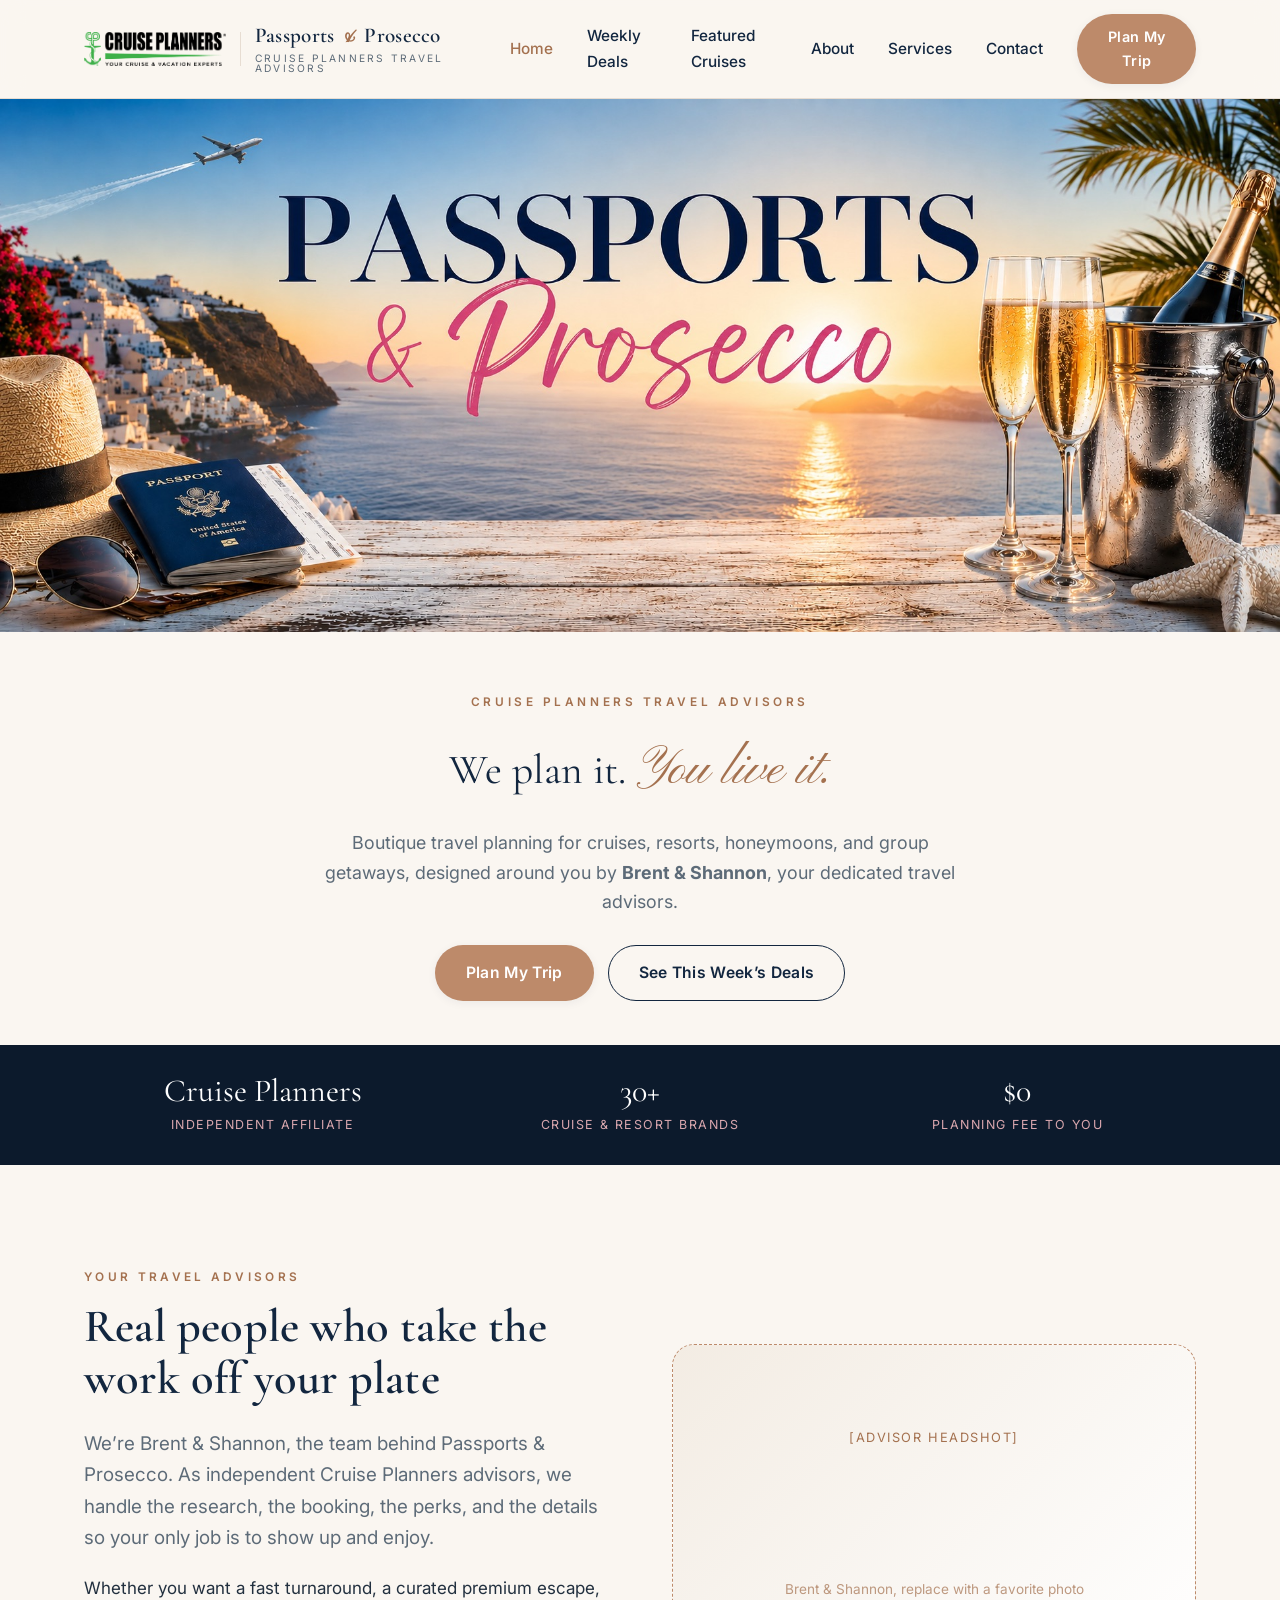
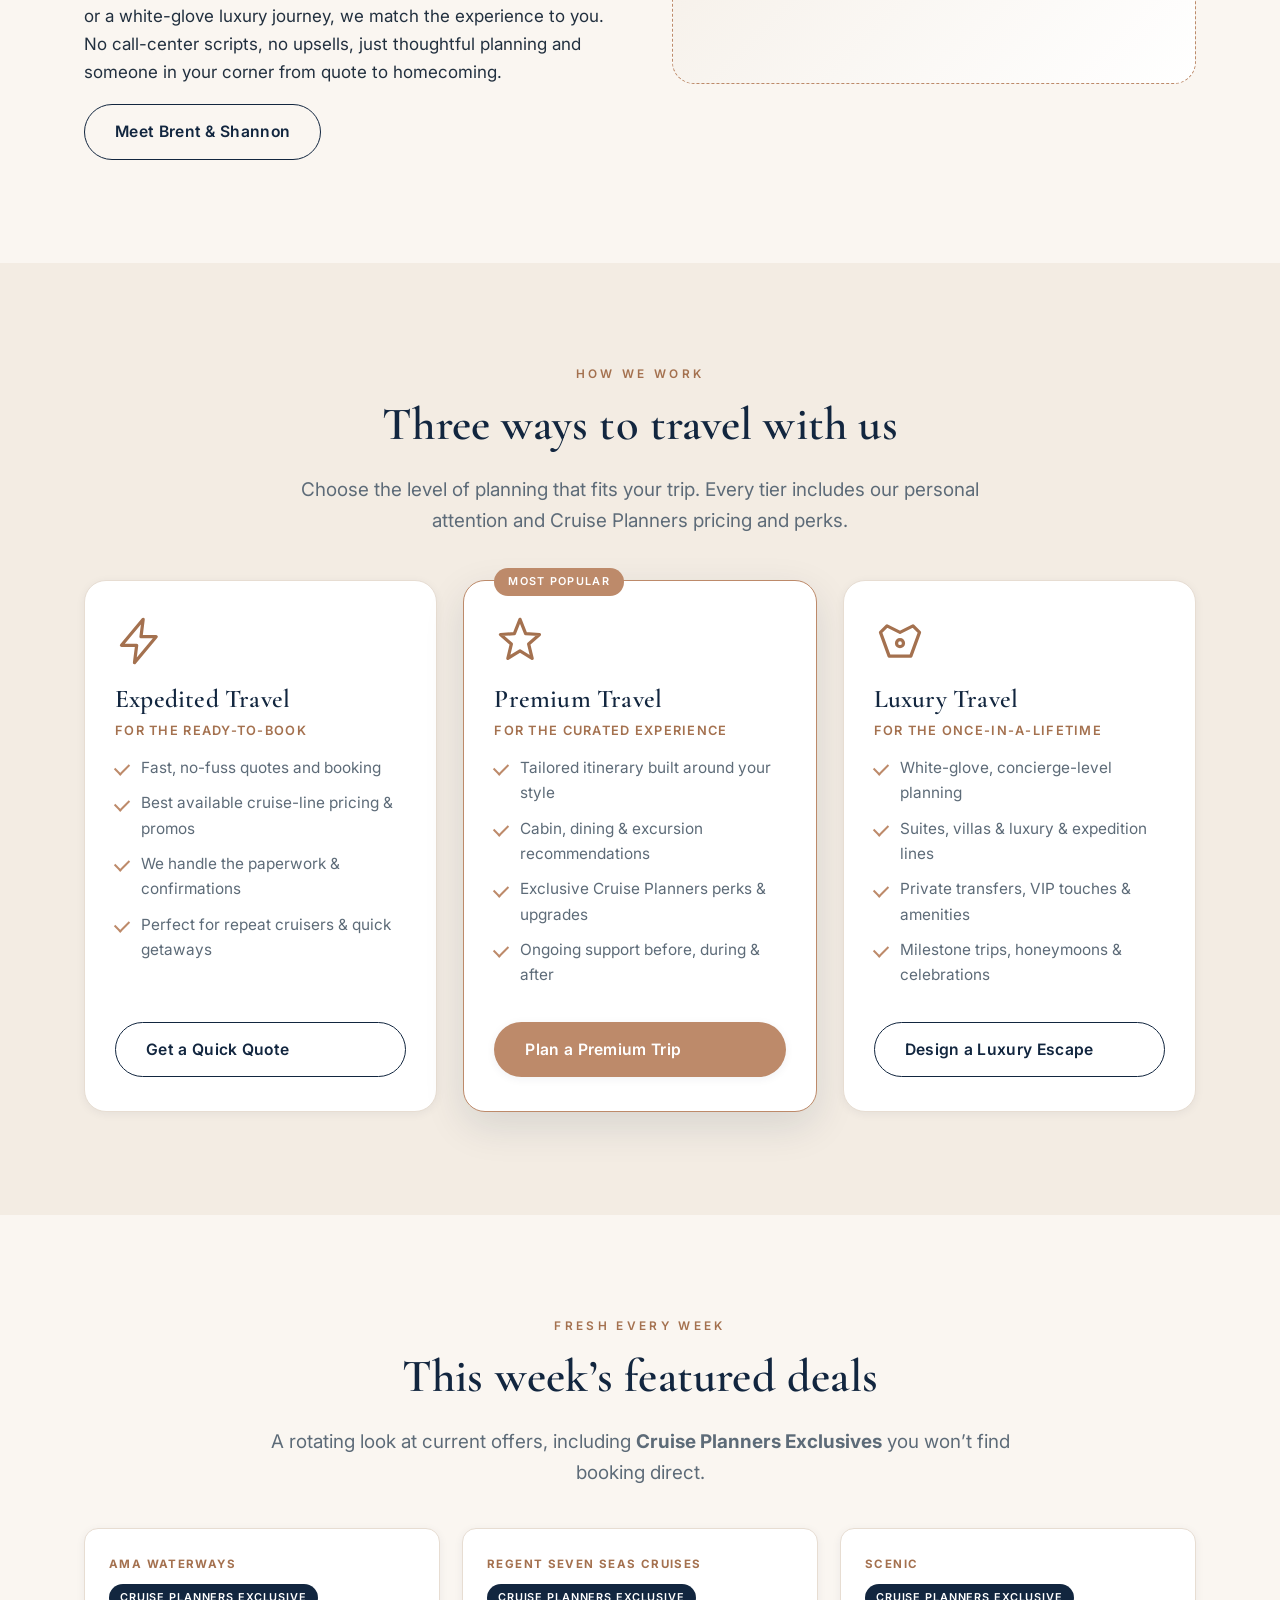
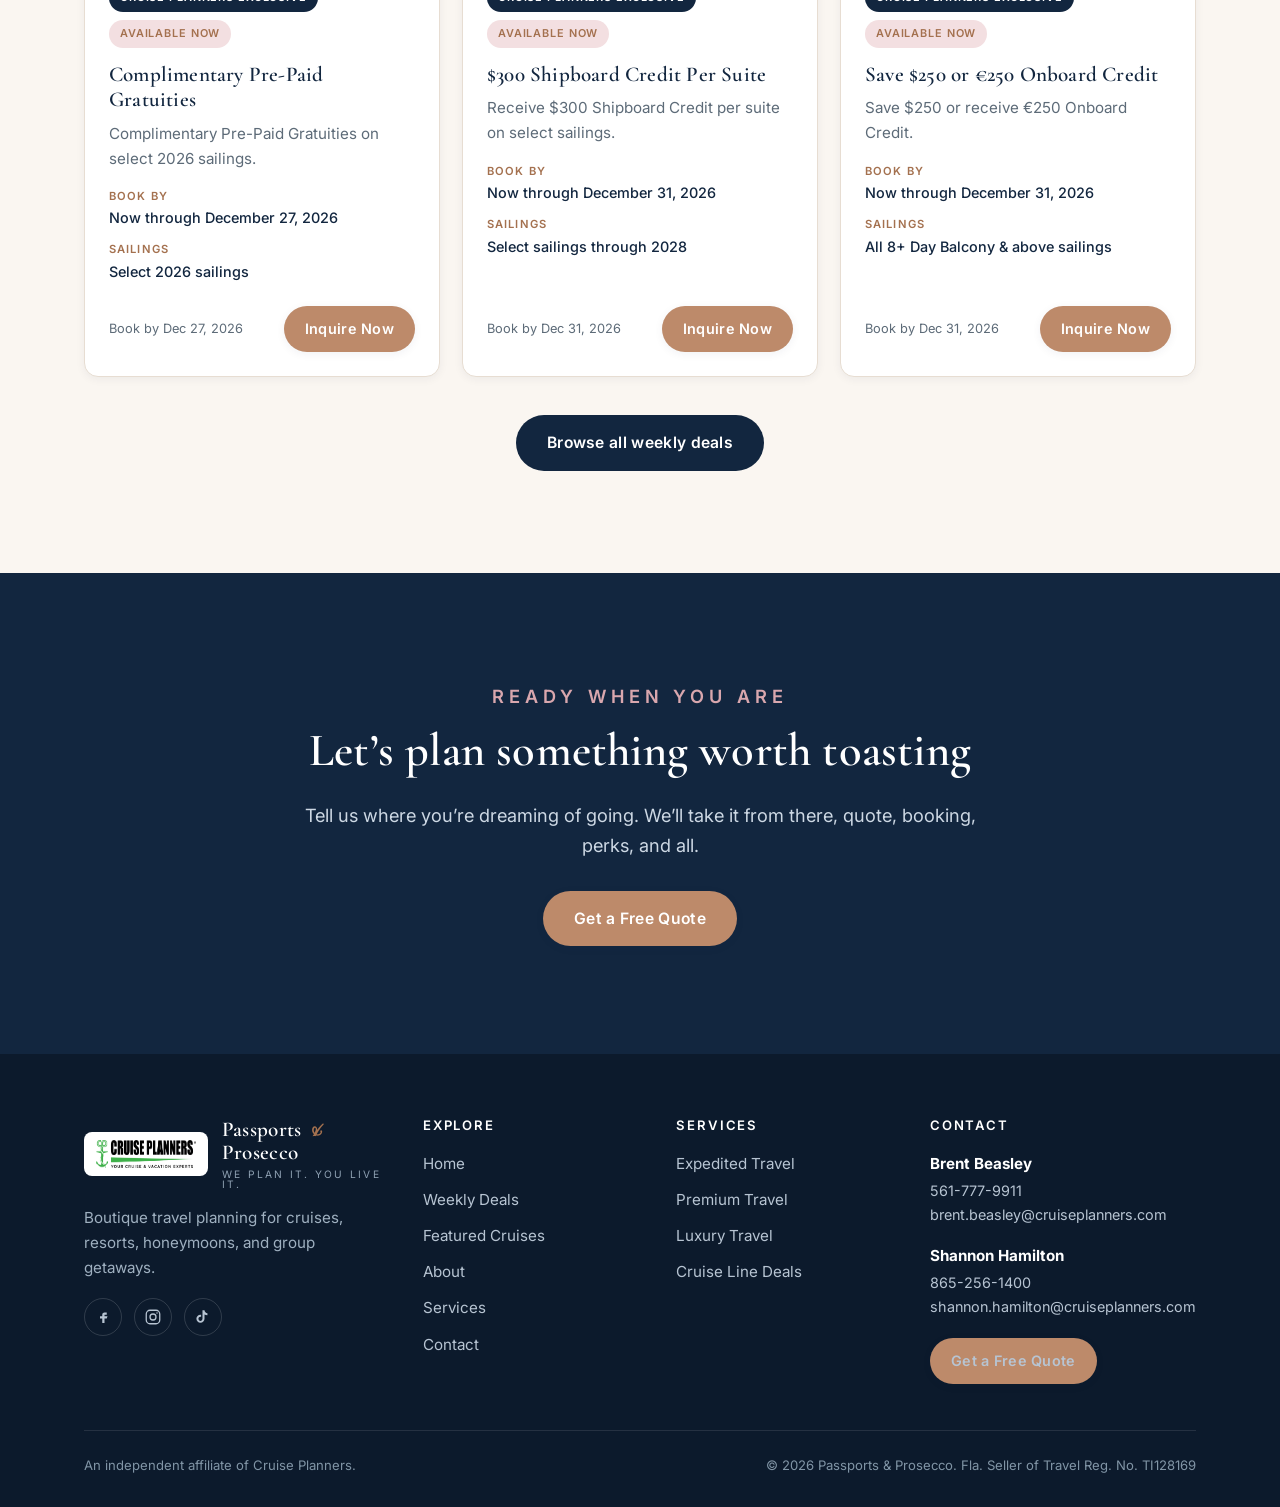
<file: index.html>
<!DOCTYPE html>
<html lang="en">
<head>
  <meta charset="UTF-8" />
  <meta name="viewport" content="width=device-width, initial-scale=1.0" />
  <title>Passports &amp; Prosecco | Boutique Travel Advisors, We Plan It. You Live It.</title>
  <meta name="description" content="Passports & Prosecco is a boutique Cruise Planners travel advisory led by Brent & Shannon. Expedited, Premium, and Luxury cruise and resort planning. We plan it. You live it." />
  <link rel="canonical" href="https://www.passports-and-prosecco.com/" />

  <!-- Open Graph / Twitter -->
  <meta property="og:type" content="website" />
  <meta property="og:site_name" content="Passports & Prosecco" />
  <meta property="og:title" content="Passports & Prosecco, Boutique Travel Advisors" />
  <meta property="og:description" content="Expedited, Premium, and Luxury travel planning with Brent & Shannon. We plan it. You live it." />
  <meta property="og:image" content="https://www.passports-and-prosecco.com/assets/images/hero-banner.jpg" />
  <meta property="og:image:alt" content="Passports & Prosecco — coastal sunset with passport, sun hat, and prosecco" />
  <meta property="og:url" content="https://www.passports-and-prosecco.com/" />
  <meta name="twitter:card" content="summary_large_image" />
  <meta name="twitter:title" content="Passports & Prosecco, Boutique Travel Advisors" />
  <meta name="twitter:description" content="Expedited, Premium, and Luxury travel planning with Brent & Shannon. We plan it. You live it." />
  <meta name="theme-color" content="#12263f" />

  <link rel="icon" href="assets/images/favicon.svg" type="image/svg+xml" />
  <link rel="preconnect" href="https://fonts.googleapis.com" />
  <link rel="preconnect" href="https://fonts.gstatic.com" crossorigin />
  <link href="https://fonts.googleapis.com/css2?family=Cormorant+Garamond:ital,wght@0,500;0,600;1,500&family=Inter:wght@400;500;600;700&family=Pinyon+Script&display=swap" rel="stylesheet" />
  <link rel="stylesheet" href="assets/css/styles.css?v=14" />
</head>
<body>
<a class="skip-link" href="#main">Skip to content</a>

<!-- ===================== HEADER ===================== -->
<header class="site-header">
  <div class="site-header__inner">
    <a class="brand-lockup" href="index.html" aria-label="Passports and Prosecco, home">
      <img class="cp-logo" src="assets/images/cruise-planners-logo.png?v=14" alt="Cruise Planners, Your Cruise and Vacation Experts" />
      <span class="brand-lockup__name">
        <span class="primary">Passports <span class="amp">&amp;</span> Prosecco</span>
        <span class="sub">Cruise Planners Travel Advisors</span>
      </span>
    </a>
    <nav class="nav" id="primary-nav" aria-label="Primary">
      <a href="index.html">Home</a>
      <a href="deals.html">Weekly Deals</a>
      <a href="featured.html">Featured Cruises</a>
      <a href="about.html">About</a>
      <a href="services.html">Services</a>
      <a href="contact.html">Contact</a>
    </nav>
    <div class="header-cta">
      <a class="btn btn--primary btn--sm" data-cfg-href="booking" href="contact.html">Plan My Trip</a>
      <button class="nav-toggle" type="button" aria-label="Toggle menu" aria-expanded="false" aria-controls="primary-nav">
        <svg viewBox="0 0 24 24" fill="none" stroke="currentColor" stroke-width="2" aria-hidden="true"><path d="M3 6h18M3 12h18M3 18h18" stroke-linecap="round"/></svg>
      </button>
    </div>
  </div>
</header>

<main id="main">
<!-- ===================== HERO ===================== -->
<section class="hero-banner" aria-label="Passports &amp; Prosecco">
  <!-- Accessible, SEO-friendly heading (the wordmark is part of the banner image) -->
  <h1 class="sr-only">Passports &amp; Prosecco, boutique travel advisors. We plan it. You live it.</h1>
  <img class="hero-banner__img"
       src="assets/images/hero-banner.jpg"
       width="1942" height="809" fetchpriority="high"
       alt="Passports &amp; Prosecco: a coastal sunset over the sea with a U.S. passport, sun hat, sunglasses, and two glasses of prosecco on a table." />
</section>

<!-- Intro / CTA band directly under the banner -->
<section class="hero-intro">
  <div class="container hero-intro__inner">
    <span class="hero__kicker">Cruise Planners Travel Advisors</span>
    <p class="hero-intro__tagline">We plan it. <span class="script">You live it.</span></p>
    <p class="hero-intro__sub">Boutique travel planning for cruises, resorts, honeymoons, and group getaways, designed around you by <strong>Brent &amp; Shannon</strong>, your dedicated travel advisors.</p>
    <div class="hero__actions">
      <a class="btn btn--primary" data-cfg-href="booking" href="contact.html">Plan My Trip</a>
      <a class="btn btn--outline" href="deals.html">See This Week’s Deals</a>
    </div>
  </div>
</section>

<!-- ===================== TRUST BAR ===================== -->
<div class="trustbar">
  <div class="trustbar__grid">
    <div class="trustbar__stat"><div class="num">Cruise&nbsp;Planners</div><div class="label">Independent Affiliate</div></div>
    <div class="trustbar__stat"><div class="num">30+</div><div class="label">Cruise &amp; Resort Brands</div></div>
    <div class="trustbar__stat"><div class="num">$0</div><div class="label">Planning Fee to You</div></div>
  </div>
</div>

<!-- ===================== INTRO ===================== -->
<section class="section">
  <div class="container split">
    <div class="reveal">
      <p class="eyebrow">Your travel advisors</p>
      <h2>Real people who take the work off your plate</h2>
      <p class="lead">We’re Brent &amp; Shannon, the team behind Passports &amp; Prosecco. As independent Cruise Planners advisors, we handle the research, the booking, the perks, and the details so your only job is to show up and enjoy.</p>
      <p>Whether you want a fast turnaround, a curated premium escape, or a white-glove luxury journey, we match the experience to you. No call-center scripts, no upsells, just thoughtful planning and someone in your corner from quote to homecoming.</p>
      <a class="btn btn--outline" href="about.html">Meet Brent &amp; Shannon</a>
    </div>
    <div class="reveal media-placeholder">
      [ADVISOR HEADSHOT]
      <small>Brent &amp; Shannon, replace with a favorite photo</small>
    </div>
  </div>
</section>

<!-- ===================== SERVICE TIERS ===================== -->
<section class="section section--tint">
  <div class="container center" style="margin-bottom:44px">
    <p class="eyebrow">How we work</p>
    <h2>Three ways to travel with us</h2>
    <p class="lead">Choose the level of planning that fits your trip. Every tier includes our personal attention and Cruise Planners pricing and perks.</p>
  </div>
  <div class="container grid grid--3">
    <article class="card tier reveal">
      <div class="tier__icon" aria-hidden="true"><svg viewBox="0 0 24 24" fill="none" stroke="currentColor" stroke-width="1.5"><path d="M13 2 3 14h7l-1 8 10-12h-7l1-8Z" stroke-linejoin="round"/></svg></div>
      <h3>Expedited Travel</h3>
      <p class="tier__for">For the ready-to-book</p>
      <ul>
        <li>Fast, no-fuss quotes and booking</li>
        <li>Best available cruise-line pricing &amp; promos</li>
        <li>We handle the paperwork &amp; confirmations</li>
        <li>Perfect for repeat cruisers &amp; quick getaways</li>
      </ul>
      <a class="btn btn--outline" data-cfg-href="booking" href="contact.html">Get a Quick Quote</a>
    </article>

    <article class="card tier tier--featured reveal">
      <span class="tier__tag">Most popular</span>
      <div class="tier__icon" aria-hidden="true"><svg viewBox="0 0 24 24" fill="none" stroke="currentColor" stroke-width="1.5"><path d="M12 2l2.6 6.6L21 9l-5 4.4L17.6 20 12 16.6 6.4 20 8 13.4 3 9l6.4-.4L12 2Z" stroke-linejoin="round"/></svg></div>
      <h3>Premium Travel</h3>
      <p class="tier__for">For the curated experience</p>
      <ul>
        <li>Tailored itinerary built around your style</li>
        <li>Cabin, dining &amp; excursion recommendations</li>
        <li>Exclusive Cruise Planners perks &amp; upgrades</li>
        <li>Ongoing support before, during &amp; after</li>
      </ul>
      <a class="btn btn--primary" data-cfg-href="booking" href="contact.html">Plan a Premium Trip</a>
    </article>

    <article class="card tier reveal">
      <div class="tier__icon" aria-hidden="true"><svg viewBox="0 0 24 24" fill="none" stroke="currentColor" stroke-width="1.5"><path d="M3 8l3-3 6 3 6-3 3 3-4 11H7L3 8Z" stroke-linejoin="round"/><circle cx="12" cy="13" r="1.6"/></svg></div>
      <h3>Luxury Travel</h3>
      <p class="tier__for">For the once-in-a-lifetime</p>
      <ul>
        <li>White-glove, concierge-level planning</li>
        <li>Suites, villas &amp; luxury &amp; expedition lines</li>
        <li>Private transfers, VIP touches &amp; amenities</li>
        <li>Milestone trips, honeymoons &amp; celebrations</li>
      </ul>
      <a class="btn btn--outline" data-cfg-href="booking" href="contact.html">Design a Luxury Escape</a>
    </article>
  </div>
</section>

<!-- ===================== DEALS PREVIEW ===================== -->
<section class="section">
  <div class="container">
    <div class="center" style="margin-bottom:40px">
      <p class="eyebrow">Fresh every week</p>
      <h2>This week’s featured deals</h2>
      <p class="lead">A rotating look at current offers, including <strong>Cruise Planners Exclusives</strong> you won’t find booking direct.</p>
    </div>
    <div class="preview-grid reveal" data-deals-preview>
      <div class="deals-empty">Loading current deals…</div>
    </div>
    <div class="center" style="margin-top:38px">
      <a class="btn btn--navy" href="deals.html">Browse all weekly deals</a>
    </div>
  </div>
</section>

<!-- ===================== CTA BAND ===================== -->
<section class="section--navy cta-band">
  <div class="cta-band__inner">
    <p class="eyebrow">Ready when you are</p>
    <h2>Let’s plan something worth toasting</h2>
    <p>Tell us where you’re dreaming of going. We’ll take it from there, quote, booking, perks, and all.</p>
    <a class="btn btn--primary" data-cfg-href="booking" href="contact.html">Get a Free Quote</a>
  </div>
</section>
</main>

<!-- ===================== FOOTER ===================== -->
<footer class="site-footer">
  <div class="container">
    <div class="footer-grid">
      <div class="footer-brand">
        <div class="brand-lockup">
          <span class="cp-logo-chip"><img class="cp-logo" src="assets/images/cruise-planners-logo.png?v=14" alt="Cruise Planners" /></span>
          <span class="brand-lockup__name">
            <span class="primary">Passports <span class="amp">&amp;</span> Prosecco</span>
            <span class="sub">We plan it. You live it.</span>
          </span>
        </div>
        <p>Boutique travel planning for cruises, resorts, honeymoons, and group getaways.</p>
        <div class="footer-social">
          <a data-social="facebook" href="#" aria-label="Facebook"><svg viewBox="0 0 24 24" fill="currentColor" aria-hidden="true"><path d="M14 9h3V6h-3c-2 0-3 1.3-3 3v2H8v3h3v6h3v-6h3l1-3h-4V9.3c0-.2.2-.3.5-.3H14Z"/></svg></a>
          <a data-social="instagram" href="#" aria-label="Instagram"><svg viewBox="0 0 24 24" fill="none" stroke="currentColor" stroke-width="1.7" aria-hidden="true"><rect x="3" y="3" width="18" height="18" rx="5"/><circle cx="12" cy="12" r="4"/><circle cx="17.3" cy="6.7" r="1" fill="currentColor" stroke="none"/></svg></a>
          <a data-social="tiktok" href="#" aria-label="TikTok"><svg viewBox="0 0 24 24" fill="currentColor" aria-hidden="true"><path d="M14 3c.3 2.2 1.7 3.8 3.9 4v2.6c-1.4 0-2.7-.4-3.9-1.1v5.9c0 3-2.4 5.4-5.4 5.4S3.2 17.4 3.2 14.4 5.6 9 8.6 9c.3 0 .6 0 .9.1v2.7c-.3-.1-.6-.2-.9-.2-1.5 0-2.7 1.2-2.7 2.8s1.2 2.8 2.7 2.8 2.7-1.2 2.7-2.8V3H14Z"/></svg></a>
        </div>
      </div>
      <div>
        <h4>Explore</h4>
        <ul class="footer-links">
          <li><a href="index.html">Home</a></li>
          <li><a href="deals.html">Weekly Deals</a></li>
          <li><a href="featured.html">Featured Cruises</a></li>
          <li><a href="about.html">About</a></li>
          <li><a href="services.html">Services</a></li>
          <li><a href="contact.html">Contact</a></li>
        </ul>
      </div>
      <div>
        <h4>Services</h4>
        <ul class="footer-links">
          <li><a href="services.html">Expedited Travel</a></li>
          <li><a href="services.html">Premium Travel</a></li>
          <li><a href="services.html">Luxury Travel</a></li>
          <li><a href="deals.html">Cruise Line Deals</a></li>
        </ul>
      </div>
      <div>
        <h4>Contact</h4>
        <div class="footer-advisors" data-advisors></div>
        <a class="btn btn--primary btn--sm" data-cfg-href="booking" href="contact.html" style="margin-top:14px">Get a Free Quote</a>
      </div>
    </div>
    <div class="footer-disclosure">
      <p data-cfg="affiliation">An independent affiliate of Cruise Planners.</p>
      <p>© <span data-year>2026</span> Passports &amp; Prosecco. <span data-cfg="floridaSeller"></span></p>
    </div>
  </div>
</footer>

<script src="assets/js/config.js?v=14"></script>
<script src="assets/js/main.js?v=14"></script>
<script src="assets/js/deals.js?v=14"></script>
</body>
</html>
</file>
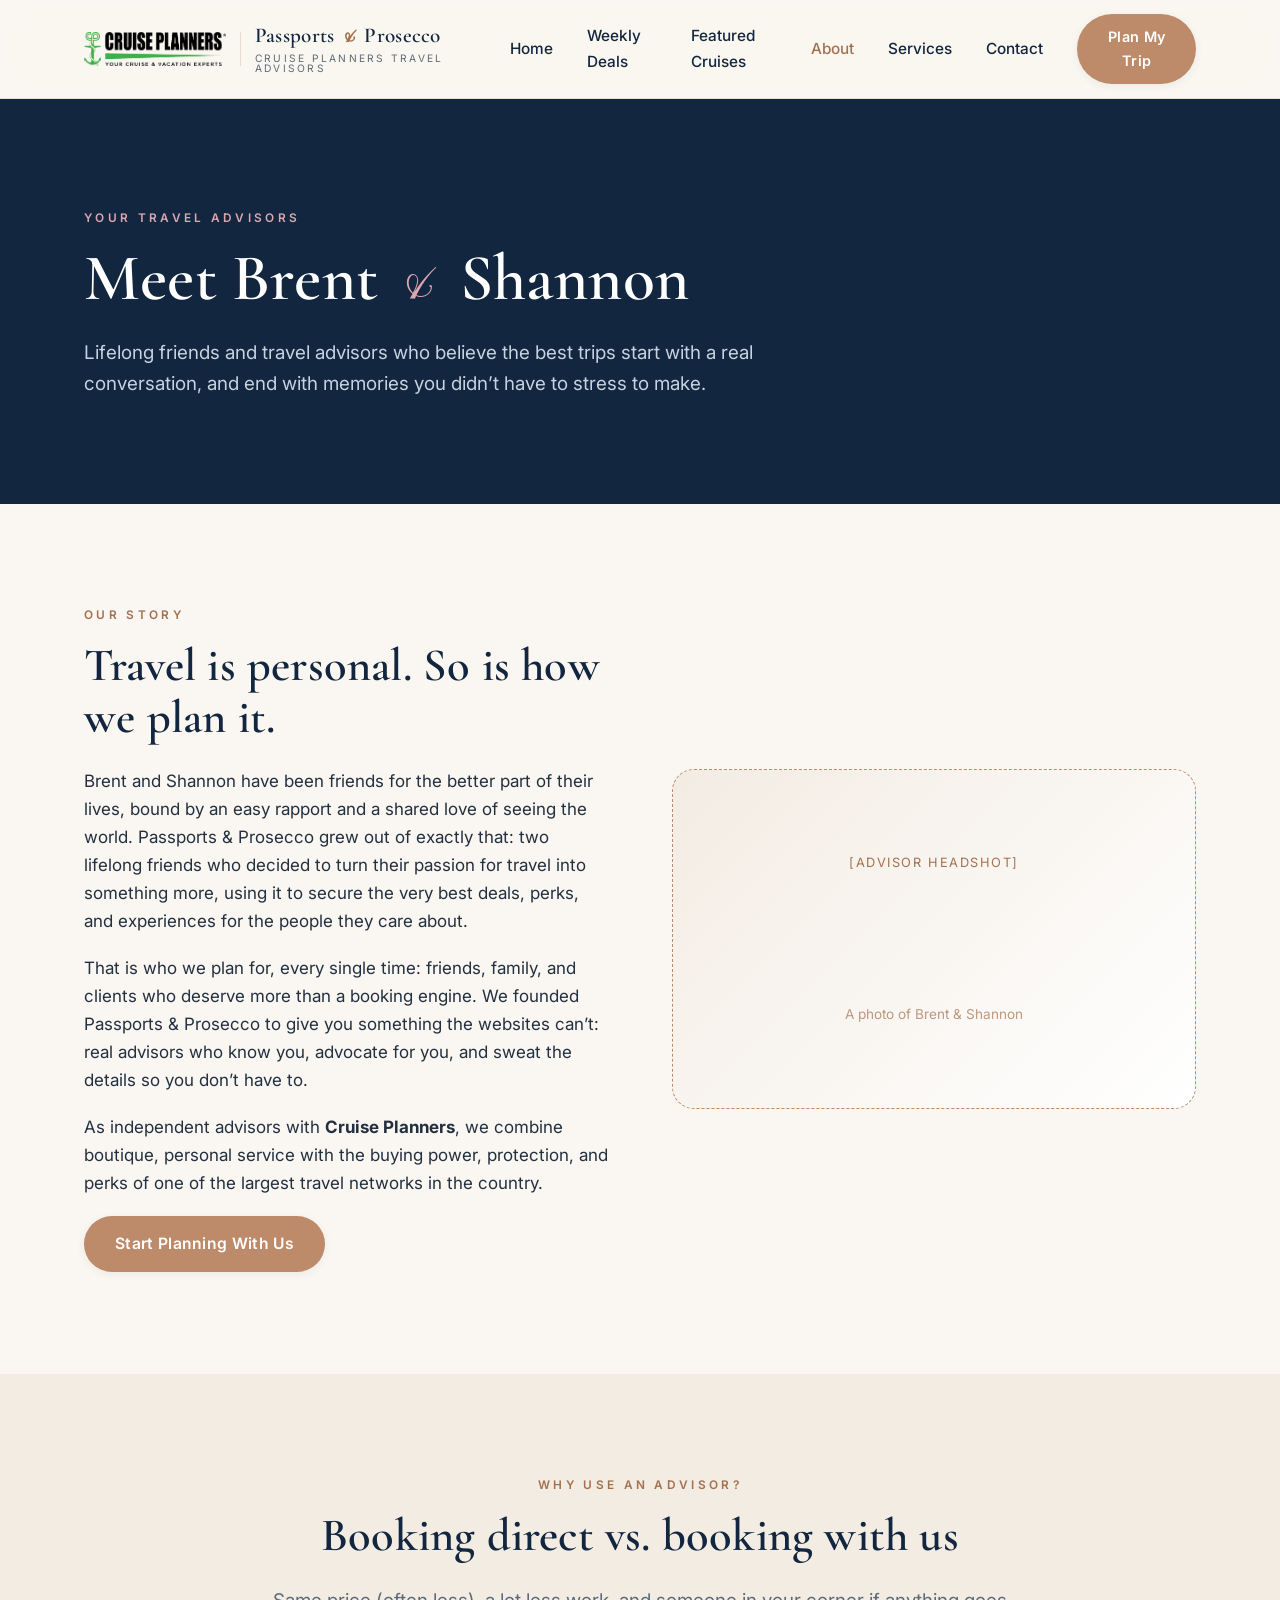
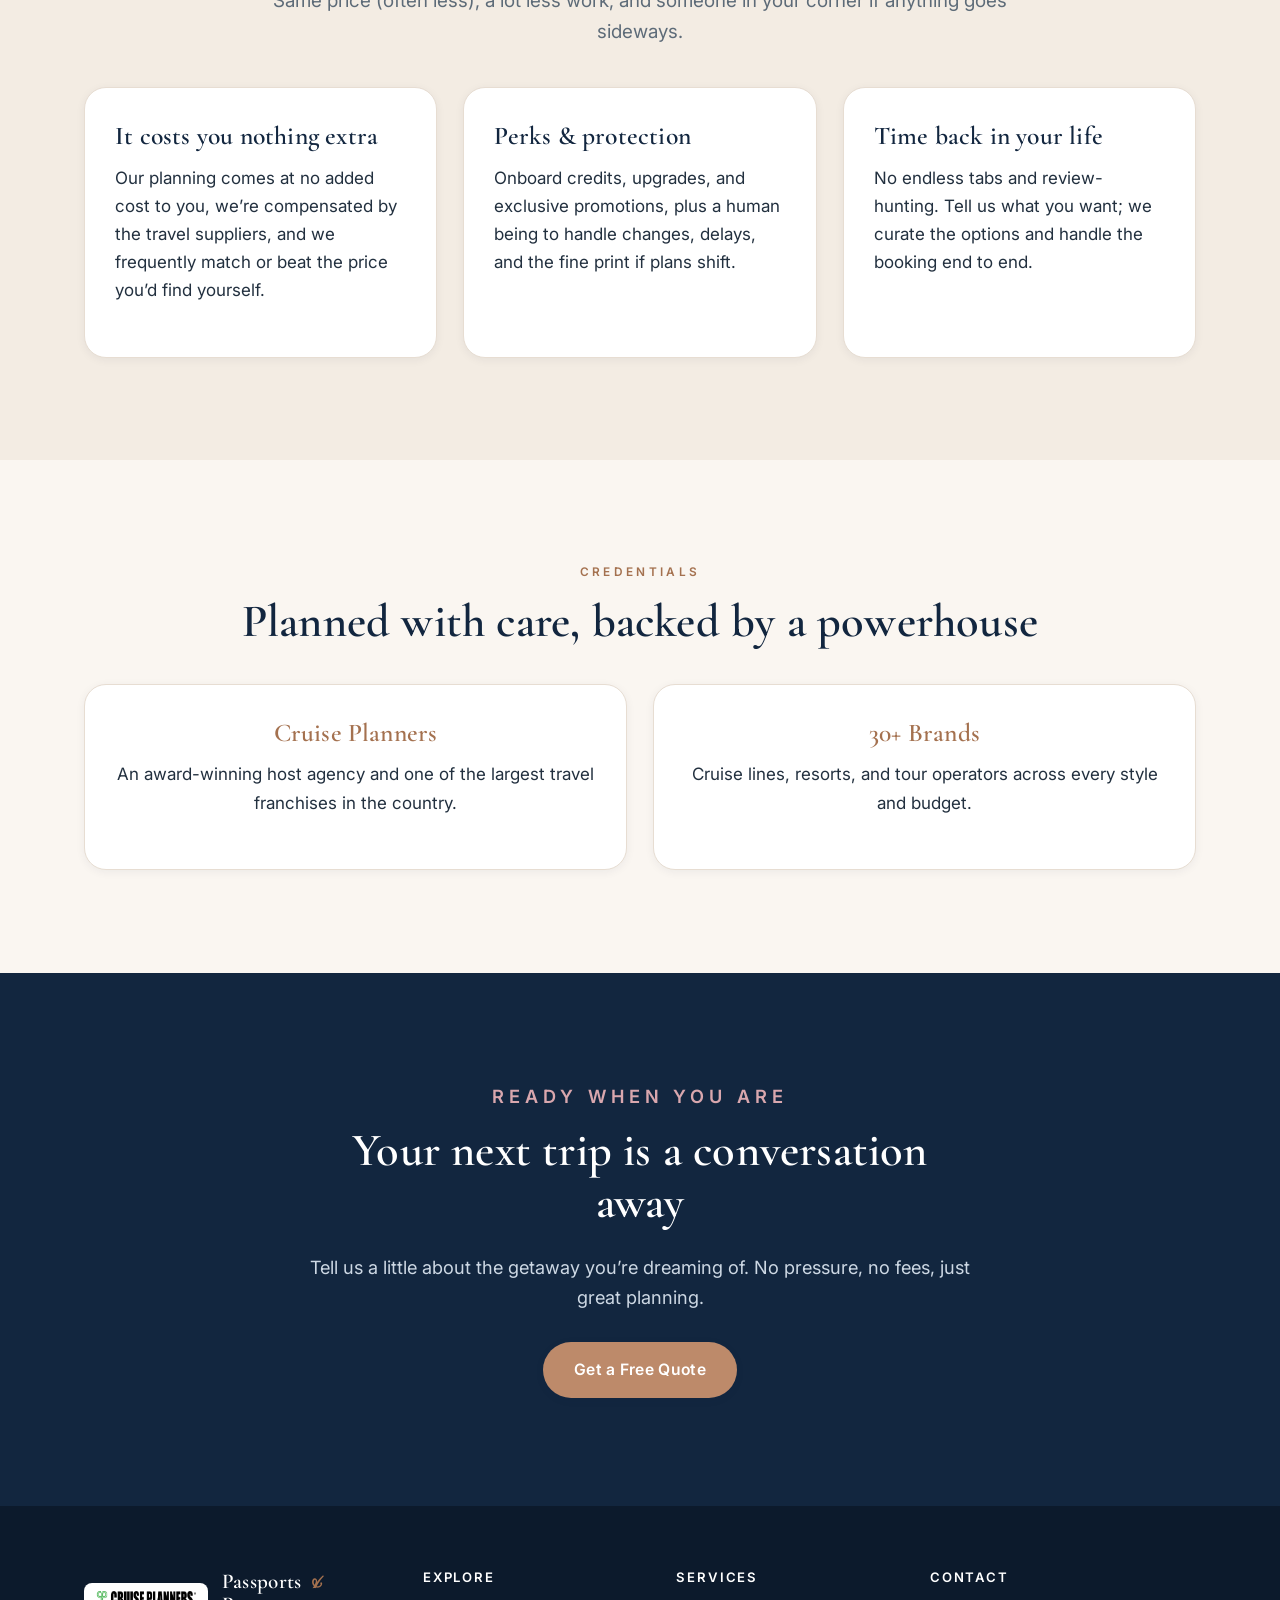
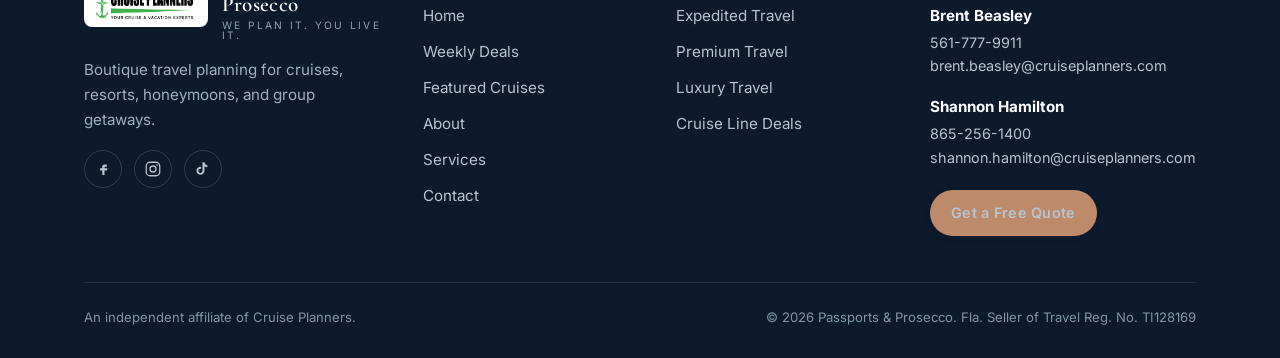
<file: about.html>
<!DOCTYPE html>
<html lang="en">
<head>
  <meta charset="UTF-8" />
  <meta name="viewport" content="width=device-width, initial-scale=1.0" />
  <title>About Brent &amp; Shannon | Passports &amp; Prosecco Travel Advisors</title>
  <meta name="description" content="Meet Brent & Shannon, the independent Cruise Planners travel advisors behind Passports & Prosecco, and why booking with an advisor beats booking direct." />
  <link rel="canonical" href="https://www.passports-and-prosecco.com/about" />
  <meta property="og:type" content="website" />
  <meta property="og:site_name" content="Passports & Prosecco" />
  <meta property="og:title" content="About Brent & Shannon, Passports & Prosecco" />
  <meta property="og:description" content="The independent Cruise Planners advisors behind Passports & Prosecco, and why an advisor beats booking direct." />
  <meta property="og:image" content="https://www.passports-and-prosecco.com/assets/images/hero-banner.jpg" />
  <meta property="og:url" content="https://www.passports-and-prosecco.com/about" />
  <meta name="twitter:card" content="summary_large_image" />
  <meta name="theme-color" content="#12263f" />
  <link rel="icon" href="assets/images/favicon.svg" type="image/svg+xml" />
  <link rel="preconnect" href="https://fonts.googleapis.com" />
  <link rel="preconnect" href="https://fonts.gstatic.com" crossorigin />
  <link href="https://fonts.googleapis.com/css2?family=Cormorant+Garamond:ital,wght@0,500;0,600;1,500&family=Inter:wght@400;500;600;700&family=Pinyon+Script&display=swap" rel="stylesheet" />
  <link rel="stylesheet" href="assets/css/styles.css?v=14" />
</head>
<body>
<a class="skip-link" href="#main">Skip to content</a>

<header class="site-header">
  <div class="site-header__inner">
    <a class="brand-lockup" href="index.html" aria-label="Passports and Prosecco, home">
      <img class="cp-logo" src="assets/images/cruise-planners-logo.png?v=14" alt="Cruise Planners, Your Cruise and Vacation Experts" />
      <span class="brand-lockup__name">
        <span class="primary">Passports <span class="amp">&amp;</span> Prosecco</span>
        <span class="sub">Cruise Planners Travel Advisors</span>
      </span>
    </a>
    <nav class="nav" id="primary-nav" aria-label="Primary">
      <a href="index.html">Home</a>
      <a href="deals.html">Weekly Deals</a>
      <a href="featured.html">Featured Cruises</a>
      <a href="about.html">About</a>
      <a href="services.html">Services</a>
      <a href="contact.html">Contact</a>
    </nav>
    <div class="header-cta">
      <a class="btn btn--primary btn--sm" data-cfg-href="booking" href="contact.html">Plan My Trip</a>
      <button class="nav-toggle" type="button" aria-label="Toggle menu" aria-expanded="false" aria-controls="primary-nav">
        <svg viewBox="0 0 24 24" fill="none" stroke="currentColor" stroke-width="2" aria-hidden="true"><path d="M3 6h18M3 12h18M3 18h18" stroke-linecap="round"/></svg>
      </button>
    </div>
  </div>
</header>

<main id="main">
<section class="page-hero">
  <div class="container">
    <p class="eyebrow" style="color:var(--rose)">Your travel advisors</p>
    <h1>Meet Brent <span class="script">&amp;</span> Shannon</h1>
    <p class="lead">Lifelong friends and travel advisors who believe the best trips start with a real conversation, and end with memories you didn’t have to stress to make.</p>
  </div>
</section>

<section class="section">
  <div class="container split">
    <div class="reveal">
      <p class="eyebrow">Our story</p>
      <h2>Travel is personal. So is how we plan it.</h2>
      <p>Brent and Shannon have been friends for the better part of their lives, bound by an easy rapport and a shared love of seeing the world. Passports &amp; Prosecco grew out of exactly that: two lifelong friends who decided to turn their passion for travel into something more, using it to secure the very best deals, perks, and experiences for the people they care about.</p>
      <p>That is who we plan for, every single time: friends, family, and clients who deserve more than a booking engine. We founded Passports &amp; Prosecco to give you something the websites can’t: real advisors who know you, advocate for you, and sweat the details so you don’t have to.</p>
      <p>As independent advisors with <strong>Cruise Planners</strong>, we combine boutique, personal service with the buying power, protection, and perks of one of the largest travel networks in the country.</p>
      <a class="btn btn--primary" data-cfg-href="booking" href="contact.html">Start Planning With Us</a>
    </div>
    <div class="reveal media-placeholder">
      [ADVISOR HEADSHOT]
      <small>A photo of Brent &amp; Shannon</small>
    </div>
  </div>
</section>

<section class="section section--tint">
  <div class="container center" style="margin-bottom:40px">
    <p class="eyebrow">Why use an advisor?</p>
    <h2>Booking direct vs. booking with us</h2>
    <p class="lead">Same price (often less), a lot less work, and someone in your corner if anything goes sideways.</p>
  </div>
  <div class="container grid grid--3">
    <div class="card reveal">
      <h3>It costs you nothing extra</h3>
      <p>Our planning comes at no added cost to you, we’re compensated by the travel suppliers, and we frequently match or beat the price you’d find yourself.</p>
    </div>
    <div class="card reveal">
      <h3>Perks &amp; protection</h3>
      <p>Onboard credits, upgrades, and exclusive promotions, plus a human being to handle changes, delays, and the fine print if plans shift.</p>
    </div>
    <div class="card reveal">
      <h3>Time back in your life</h3>
      <p>No endless tabs and review-hunting. Tell us what you want; we curate the options and handle the booking end to end.</p>
    </div>
  </div>
</section>

<section class="section">
  <div class="container center" style="margin-bottom:36px">
    <p class="eyebrow">Credentials</p>
    <h2>Planned with care, backed by a powerhouse</h2>
  </div>
  <div class="container grid grid--2">
    <div class="card center reveal"><h3 style="color:var(--rose-gold-deep)">Cruise Planners</h3><p>An award-winning host agency and one of the largest travel franchises in the country.</p></div>
    <div class="card center reveal"><h3 style="color:var(--rose-gold-deep)">30+ Brands</h3><p>Cruise lines, resorts, and tour operators across every style and budget.</p></div>
  </div>
</section>

<section class="section--navy cta-band">
  <div class="cta-band__inner">
    <p class="eyebrow">Ready when you are</p>
    <h2>Your next trip is a conversation away</h2>
    <p>Tell us a little about the getaway you’re dreaming of. No pressure, no fees, just great planning.</p>
    <a class="btn btn--primary" data-cfg-href="booking" href="contact.html">Get a Free Quote</a>
  </div>
</section>
</main>

<footer class="site-footer">
  <div class="container">
    <div class="footer-grid">
      <div class="footer-brand">
        <div class="brand-lockup">
          <span class="cp-logo-chip"><img class="cp-logo" src="assets/images/cruise-planners-logo.png?v=14" alt="Cruise Planners" /></span>
          <span class="brand-lockup__name">
            <span class="primary">Passports <span class="amp">&amp;</span> Prosecco</span>
            <span class="sub">We plan it. You live it.</span>
          </span>
        </div>
        <p>Boutique travel planning for cruises, resorts, honeymoons, and group getaways.</p>
        <div class="footer-social">
          <a data-social="facebook" href="#" aria-label="Facebook"><svg viewBox="0 0 24 24" fill="currentColor" aria-hidden="true"><path d="M14 9h3V6h-3c-2 0-3 1.3-3 3v2H8v3h3v6h3v-6h3l1-3h-4V9.3c0-.2.2-.3.5-.3H14Z"/></svg></a>
          <a data-social="instagram" href="#" aria-label="Instagram"><svg viewBox="0 0 24 24" fill="none" stroke="currentColor" stroke-width="1.7" aria-hidden="true"><rect x="3" y="3" width="18" height="18" rx="5"/><circle cx="12" cy="12" r="4"/><circle cx="17.3" cy="6.7" r="1" fill="currentColor" stroke="none"/></svg></a>
          <a data-social="tiktok" href="#" aria-label="TikTok"><svg viewBox="0 0 24 24" fill="currentColor" aria-hidden="true"><path d="M14 3c.3 2.2 1.7 3.8 3.9 4v2.6c-1.4 0-2.7-.4-3.9-1.1v5.9c0 3-2.4 5.4-5.4 5.4S3.2 17.4 3.2 14.4 5.6 9 8.6 9c.3 0 .6 0 .9.1v2.7c-.3-.1-.6-.2-.9-.2-1.5 0-2.7 1.2-2.7 2.8s1.2 2.8 2.7 2.8 2.7-1.2 2.7-2.8V3H14Z"/></svg></a>
        </div>
      </div>
      <div>
        <h4>Explore</h4>
        <ul class="footer-links">
          <li><a href="index.html">Home</a></li>
          <li><a href="deals.html">Weekly Deals</a></li>
          <li><a href="featured.html">Featured Cruises</a></li>
          <li><a href="about.html">About</a></li>
          <li><a href="services.html">Services</a></li>
          <li><a href="contact.html">Contact</a></li>
        </ul>
      </div>
      <div>
        <h4>Services</h4>
        <ul class="footer-links">
          <li><a href="services.html">Expedited Travel</a></li>
          <li><a href="services.html">Premium Travel</a></li>
          <li><a href="services.html">Luxury Travel</a></li>
          <li><a href="deals.html">Cruise Line Deals</a></li>
        </ul>
      </div>
      <div>
        <h4>Contact</h4>
        <div class="footer-advisors" data-advisors></div>
        <a class="btn btn--primary btn--sm" data-cfg-href="booking" href="contact.html" style="margin-top:14px">Get a Free Quote</a>
      </div>
    </div>
    <div class="footer-disclosure">
      <p data-cfg="affiliation">An independent affiliate of Cruise Planners.</p>
      <p>© <span data-year>2026</span> Passports &amp; Prosecco. <span data-cfg="floridaSeller"></span></p>
    </div>
  </div>
</footer>

<script src="assets/js/config.js?v=14"></script>
<script src="assets/js/main.js?v=14"></script>
</body>
</html>
</file>
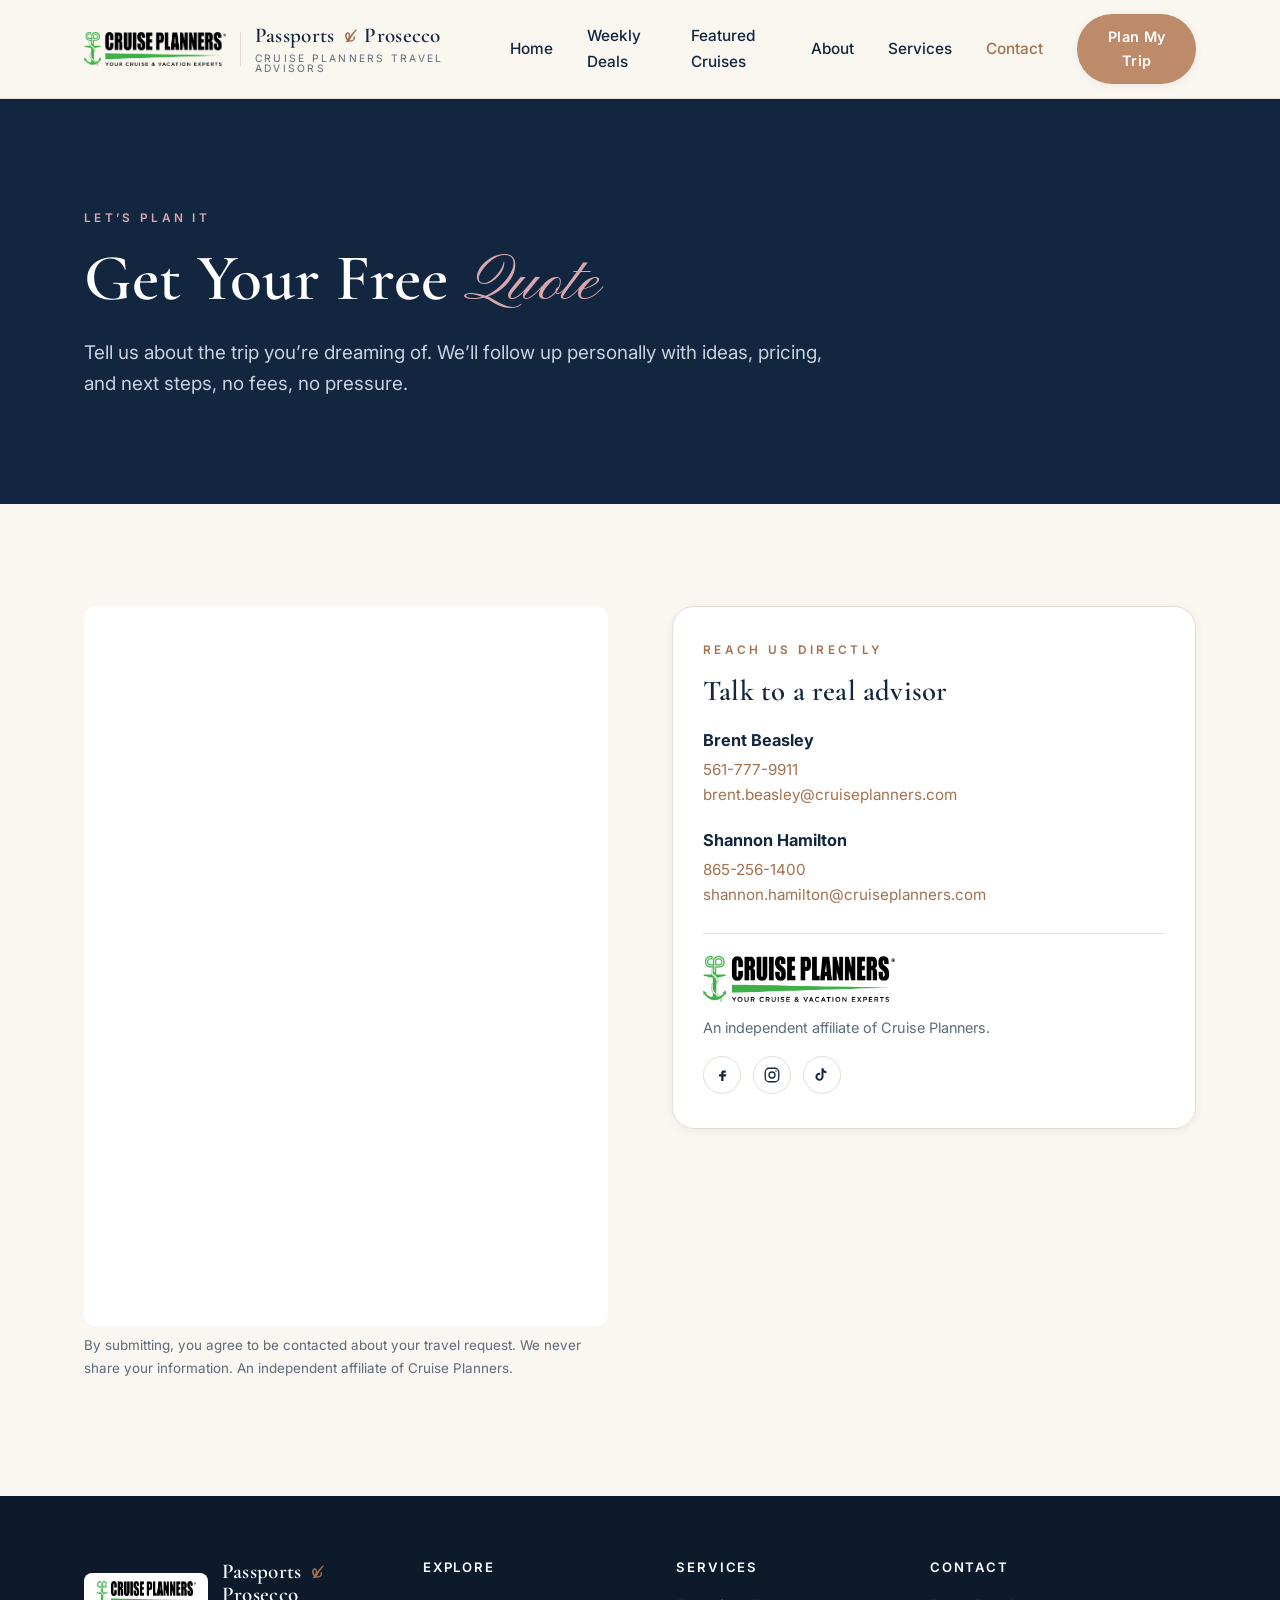
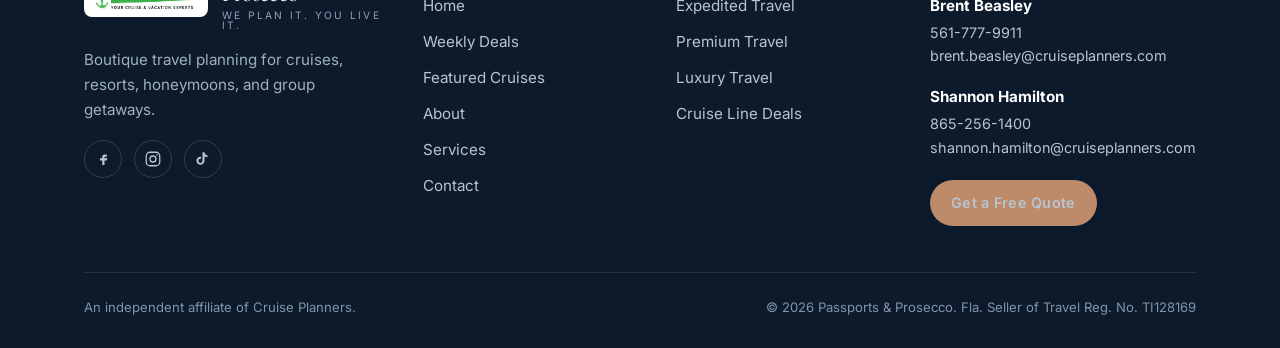
<file: contact.html>
<!DOCTYPE html>
<html lang="en">
<head>
  <meta charset="UTF-8" />
  <meta name="viewport" content="width=device-width, initial-scale=1.0" />
  <title>Contact &amp; Free Quote | Passports &amp; Prosecco Travel Advisors</title>
  <meta name="description" content="Request a free, no-obligation travel quote from Passports & Prosecco. Tell Brent & Shannon about your trip and we'll take it from there." />
  <link rel="canonical" href="https://www.passports-and-prosecco.com/contact" />
  <meta property="og:type" content="website" />
  <meta property="og:site_name" content="Passports & Prosecco" />
  <meta property="og:title" content="Contact & Free Quote, Passports & Prosecco" />
  <meta property="og:description" content="Tell Brent & Shannon about your trip and get a free, no-obligation quote." />
  <meta property="og:image" content="https://www.passports-and-prosecco.com/assets/images/hero-banner.jpg" />
  <meta property="og:url" content="https://www.passports-and-prosecco.com/contact" />
  <meta name="twitter:card" content="summary_large_image" />
  <meta name="theme-color" content="#12263f" />
  <link rel="icon" href="assets/images/favicon.svg" type="image/svg+xml" />
  <link rel="preconnect" href="https://fonts.googleapis.com" />
  <link rel="preconnect" href="https://fonts.gstatic.com" crossorigin />
  <link href="https://fonts.googleapis.com/css2?family=Cormorant+Garamond:ital,wght@0,500;0,600;1,500&family=Inter:wght@400;500;600;700&family=Pinyon+Script&display=swap" rel="stylesheet" />
  <link rel="stylesheet" href="assets/css/styles.css?v=14" />
</head>
<body>
<a class="skip-link" href="#main">Skip to content</a>

<header class="site-header">
  <div class="site-header__inner">
    <a class="brand-lockup" href="index.html" aria-label="Passports and Prosecco, home">
      <img class="cp-logo" src="assets/images/cruise-planners-logo.png?v=14" alt="Cruise Planners, Your Cruise and Vacation Experts" />
      <span class="brand-lockup__name">
        <span class="primary">Passports <span class="amp">&amp;</span> Prosecco</span>
        <span class="sub">Cruise Planners Travel Advisors</span>
      </span>
    </a>
    <nav class="nav" id="primary-nav" aria-label="Primary">
      <a href="index.html">Home</a>
      <a href="deals.html">Weekly Deals</a>
      <a href="featured.html">Featured Cruises</a>
      <a href="about.html">About</a>
      <a href="services.html">Services</a>
      <a href="contact.html">Contact</a>
    </nav>
    <div class="header-cta">
      <a class="btn btn--primary btn--sm" data-cfg-href="booking" href="contact.html">Plan My Trip</a>
      <button class="nav-toggle" type="button" aria-label="Toggle menu" aria-expanded="false" aria-controls="primary-nav">
        <svg viewBox="0 0 24 24" fill="none" stroke="currentColor" stroke-width="2" aria-hidden="true"><path d="M3 6h18M3 12h18M3 18h18" stroke-linecap="round"/></svg>
      </button>
    </div>
  </div>
</header>

<main id="main">
<section class="page-hero">
  <div class="container">
    <p class="eyebrow" style="color:var(--rose)">Let’s plan it</p>
    <h1>Get Your Free <span class="script">Quote</span></h1>
    <p class="lead">Tell us about the trip you’re dreaming of. We’ll follow up personally with ideas, pricing, and next steps, no fees, no pressure.</p>
  </div>
</section>

<section class="section">
  <div class="container split" style="align-items:flex-start">
    <!-- Request form (GoHighLevel) -->
    <div class="reveal">
      <div class="ghl-form" data-ghl-form>
        <div class="deals-empty">Loading the request form…</div>
      </div>
      <p class="form__note">By submitting, you agree to be contacted about your travel request. We never share your information. <span data-cfg="affiliation"></span></p>
    </div>

    <!-- Contact details -->
    <div class="reveal">
      <div class="card">
        <p class="eyebrow">Reach us directly</p>
        <h2 style="font-size:1.8rem">Talk to a real advisor</h2>
        <div class="advisors-list" data-advisors></div>

        <div style="margin-top:26px;padding-top:22px;border-top:1px solid var(--line)">
          <img class="cp-logo cp-logo--lg" src="assets/images/cruise-planners-logo.png?v=14" alt="Cruise Planners, Your Cruise and Vacation Experts" />
          <p style="font-size:.9rem;color:var(--muted);margin:0" data-cfg="affiliation">An independent affiliate of Cruise Planners.</p>
          <div class="footer-social" style="margin-top:16px">
            <a data-social="facebook" href="#" aria-label="Facebook" style="border-color:var(--line);color:var(--navy)"><svg viewBox="0 0 24 24" fill="currentColor" aria-hidden="true"><path d="M14 9h3V6h-3c-2 0-3 1.3-3 3v2H8v3h3v6h3v-6h3l1-3h-4V9.3c0-.2.2-.3.5-.3H14Z"/></svg></a>
            <a data-social="instagram" href="#" aria-label="Instagram" style="border-color:var(--line);color:var(--navy)"><svg viewBox="0 0 24 24" fill="none" stroke="currentColor" stroke-width="1.7" aria-hidden="true"><rect x="3" y="3" width="18" height="18" rx="5"/><circle cx="12" cy="12" r="4"/><circle cx="17.3" cy="6.7" r="1" fill="currentColor" stroke="none"/></svg></a>
            <a data-social="tiktok" href="#" aria-label="TikTok" style="border-color:var(--line);color:var(--navy)"><svg viewBox="0 0 24 24" fill="currentColor" aria-hidden="true"><path d="M14 3c.3 2.2 1.7 3.8 3.9 4v2.6c-1.4 0-2.7-.4-3.9-1.1v5.9c0 3-2.4 5.4-5.4 5.4S3.2 17.4 3.2 14.4 5.6 9 8.6 9c.3 0 .6 0 .9.1v2.7c-.3-.1-.6-.2-.9-.2-1.5 0-2.7 1.2-2.7 2.8s1.2 2.8 2.7 2.8 2.7-1.2 2.7-2.8V3H14Z"/></svg></a>
          </div>
        </div>
      </div>
    </div>
  </div>
</section>
</main>

<footer class="site-footer">
  <div class="container">
    <div class="footer-grid">
      <div class="footer-brand">
        <div class="brand-lockup">
          <span class="cp-logo-chip"><img class="cp-logo" src="assets/images/cruise-planners-logo.png?v=14" alt="Cruise Planners" /></span>
          <span class="brand-lockup__name">
            <span class="primary">Passports <span class="amp">&amp;</span> Prosecco</span>
            <span class="sub">We plan it. You live it.</span>
          </span>
        </div>
        <p>Boutique travel planning for cruises, resorts, honeymoons, and group getaways.</p>
        <div class="footer-social">
          <a data-social="facebook" href="#" aria-label="Facebook"><svg viewBox="0 0 24 24" fill="currentColor" aria-hidden="true"><path d="M14 9h3V6h-3c-2 0-3 1.3-3 3v2H8v3h3v6h3v-6h3l1-3h-4V9.3c0-.2.2-.3.5-.3H14Z"/></svg></a>
          <a data-social="instagram" href="#" aria-label="Instagram"><svg viewBox="0 0 24 24" fill="none" stroke="currentColor" stroke-width="1.7" aria-hidden="true"><rect x="3" y="3" width="18" height="18" rx="5"/><circle cx="12" cy="12" r="4"/><circle cx="17.3" cy="6.7" r="1" fill="currentColor" stroke="none"/></svg></a>
          <a data-social="tiktok" href="#" aria-label="TikTok"><svg viewBox="0 0 24 24" fill="currentColor" aria-hidden="true"><path d="M14 3c.3 2.2 1.7 3.8 3.9 4v2.6c-1.4 0-2.7-.4-3.9-1.1v5.9c0 3-2.4 5.4-5.4 5.4S3.2 17.4 3.2 14.4 5.6 9 8.6 9c.3 0 .6 0 .9.1v2.7c-.3-.1-.6-.2-.9-.2-1.5 0-2.7 1.2-2.7 2.8s1.2 2.8 2.7 2.8 2.7-1.2 2.7-2.8V3H14Z"/></svg></a>
        </div>
      </div>
      <div>
        <h4>Explore</h4>
        <ul class="footer-links">
          <li><a href="index.html">Home</a></li>
          <li><a href="deals.html">Weekly Deals</a></li>
          <li><a href="featured.html">Featured Cruises</a></li>
          <li><a href="about.html">About</a></li>
          <li><a href="services.html">Services</a></li>
          <li><a href="contact.html">Contact</a></li>
        </ul>
      </div>
      <div>
        <h4>Services</h4>
        <ul class="footer-links">
          <li><a href="services.html">Expedited Travel</a></li>
          <li><a href="services.html">Premium Travel</a></li>
          <li><a href="services.html">Luxury Travel</a></li>
          <li><a href="deals.html">Cruise Line Deals</a></li>
        </ul>
      </div>
      <div>
        <h4>Contact</h4>
        <div class="footer-advisors" data-advisors></div>
        <a class="btn btn--primary btn--sm" data-cfg-href="booking" href="contact.html" style="margin-top:14px">Get a Free Quote</a>
      </div>
    </div>
    <div class="footer-disclosure">
      <p data-cfg="affiliation">An independent affiliate of Cruise Planners.</p>
      <p>© <span data-year>2026</span> Passports &amp; Prosecco. <span data-cfg="floridaSeller"></span></p>
    </div>
  </div>
</footer>

<script src="assets/js/config.js?v=14"></script>
<script src="assets/js/main.js?v=14"></script>
<script src="assets/js/ghl.js?v=14"></script>
</body>
</html>
</file>
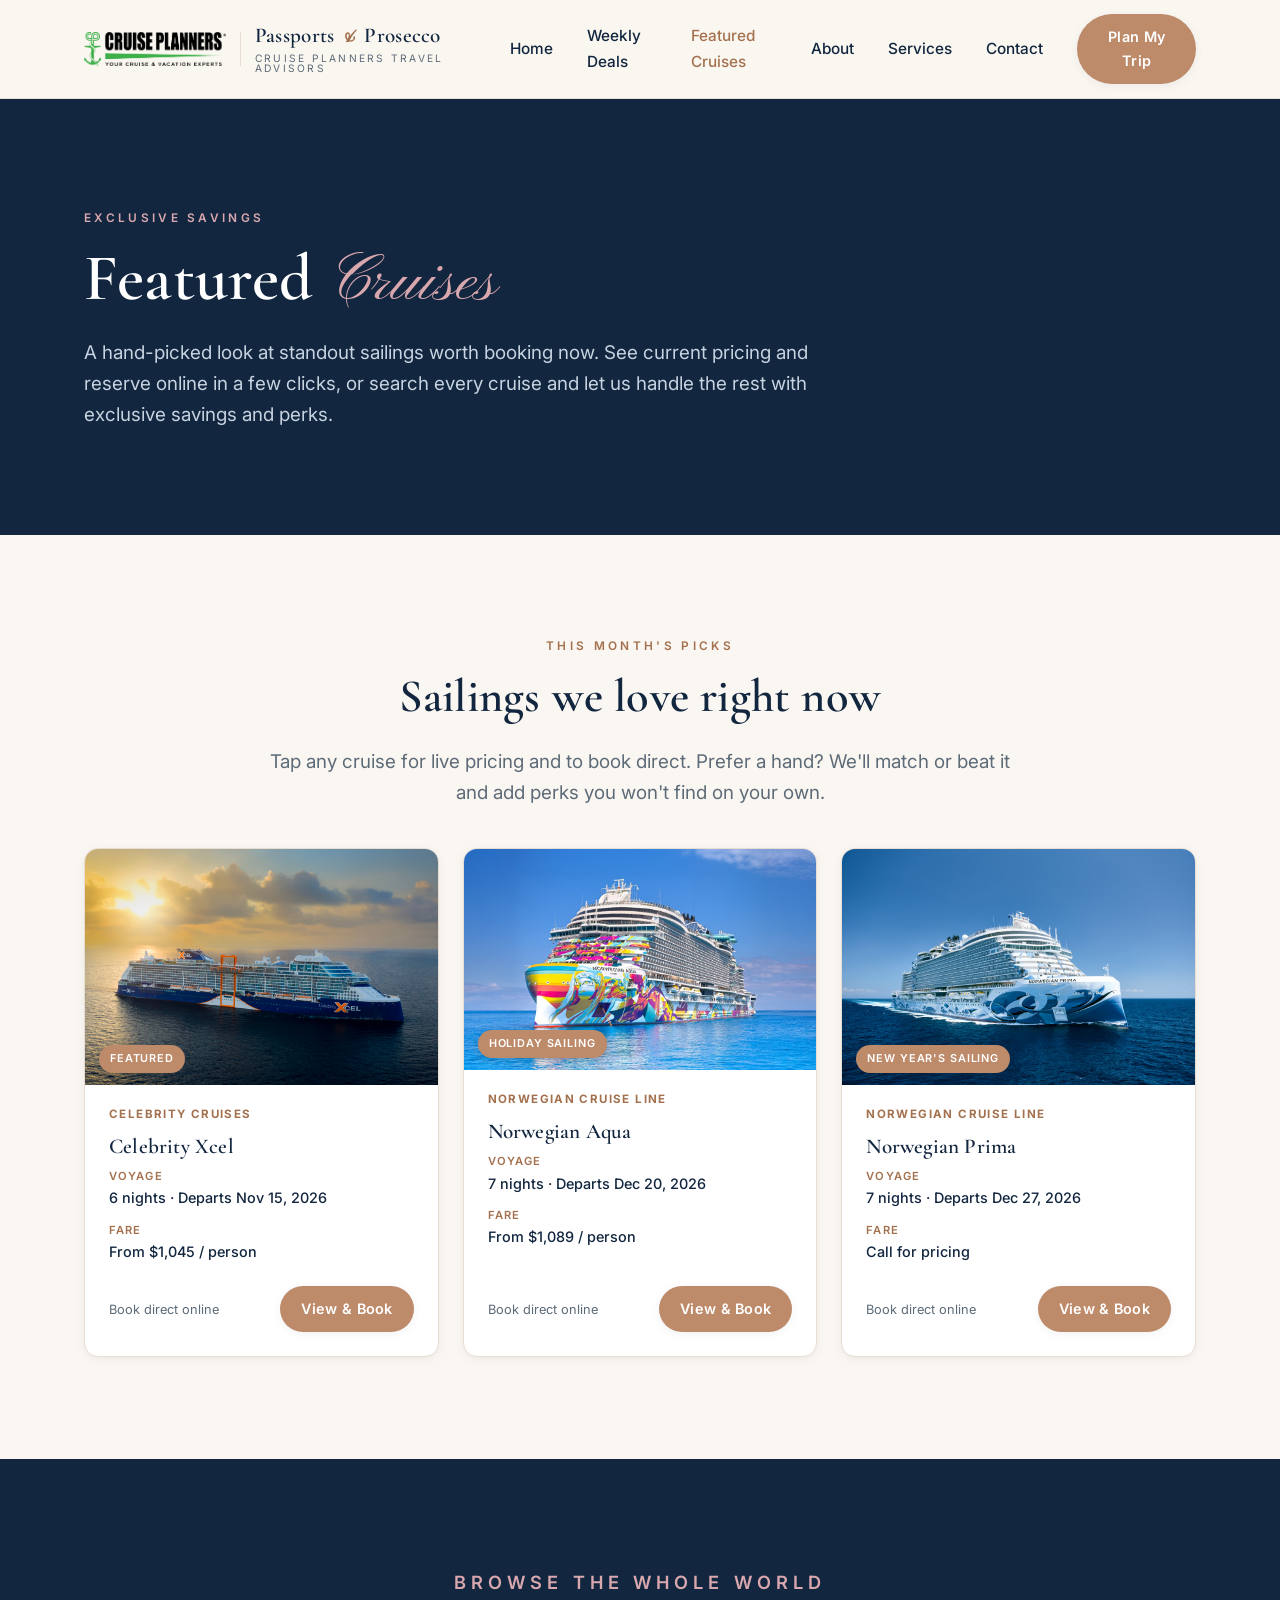
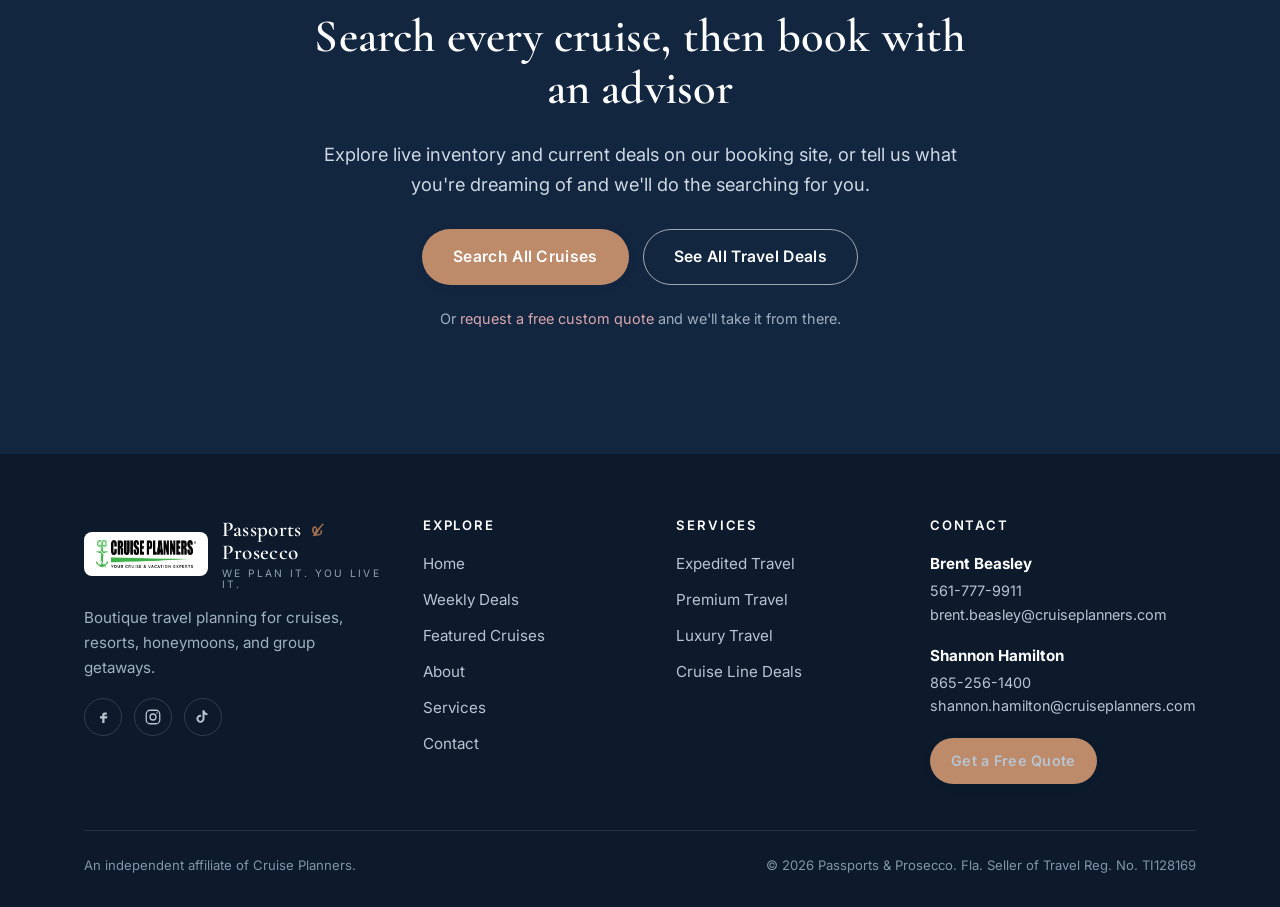
<file: featured.html>
<!DOCTYPE html>
<html lang="en">
<head>
  <meta charset="UTF-8" />
  <meta name="viewport" content="width=device-width, initial-scale=1.0" />
  <title>Featured Cruises &amp; Exclusive Savings | Passports &amp; Prosecco</title>
  <meta name="description" content="Hand-picked featured cruises and exclusive savings from Passports & Prosecco. Browse spotlight sailings and search every cruise, then book with a real advisor." />
  <link rel="canonical" href="https://www.passports-and-prosecco.com/featured" />
  <meta property="og:type" content="website" />
  <meta property="og:site_name" content="Passports & Prosecco" />
  <meta property="og:title" content="Featured Cruises & Exclusive Savings — Passports & Prosecco" />
  <meta property="og:description" content="Spotlight sailings and exclusive savings, booked with a real advisor." />
  <meta property="og:image" content="https://www.passports-and-prosecco.com/assets/images/hero-banner.jpg" />
  <meta property="og:url" content="https://www.passports-and-prosecco.com/featured" />
  <meta name="twitter:card" content="summary_large_image" />
  <meta name="theme-color" content="#12263f" />
  <link rel="icon" href="assets/images/favicon.svg" type="image/svg+xml" />
  <link rel="preconnect" href="https://fonts.googleapis.com" />
  <link rel="preconnect" href="https://fonts.gstatic.com" crossorigin />
  <link href="https://fonts.googleapis.com/css2?family=Cormorant+Garamond:ital,wght@0,500;0,600;1,500&family=Inter:wght@400;500;600;700&family=Pinyon+Script&display=swap" rel="stylesheet" />
  <link rel="stylesheet" href="assets/css/styles.css?v=14" />
</head>
<body>
<a class="skip-link" href="#main">Skip to content</a>

<header class="site-header">
  <div class="site-header__inner">
    <a class="brand-lockup" href="index.html" aria-label="Passports and Prosecco, home">
      <img class="cp-logo" src="assets/images/cruise-planners-logo.png?v=14" alt="Cruise Planners, Your Cruise and Vacation Experts" />
      <span class="brand-lockup__name">
        <span class="primary">Passports <span class="amp">&amp;</span> Prosecco</span>
        <span class="sub">Cruise Planners Travel Advisors</span>
      </span>
    </a>
    <nav class="nav" id="primary-nav" aria-label="Primary">
      <a href="index.html">Home</a>
      <a href="deals.html">Weekly Deals</a>
      <a href="featured.html">Featured Cruises</a>
      <a href="about.html">About</a>
      <a href="services.html">Services</a>
      <a href="contact.html">Contact</a>
    </nav>
    <div class="header-cta">
      <a class="btn btn--primary btn--sm" data-cfg-href="booking" href="contact.html">Plan My Trip</a>
      <button class="nav-toggle" type="button" aria-label="Toggle menu" aria-expanded="false" aria-controls="primary-nav">
        <svg viewBox="0 0 24 24" fill="none" stroke="currentColor" stroke-width="2" aria-hidden="true"><path d="M3 6h18M3 12h18M3 18h18" stroke-linecap="round"/></svg>
      </button>
    </div>
  </div>
</header>

<main id="main">
<section class="page-hero">
  <div class="container">
    <p class="eyebrow" style="color:var(--rose)">Exclusive Savings</p>
    <h1>Featured <span class="script">Cruises</span></h1>
    <p class="lead">A hand-picked look at standout sailings worth booking now. See current pricing and reserve online in a few clicks, or search every cruise and let us handle the rest with exclusive savings and perks.</p>
  </div>
</section>

<section class="section">
  <div class="container">
    <div class="center" style="margin-bottom:40px">
      <p class="eyebrow">This month's picks</p>
      <h2>Sailings we love right now</h2>
      <p class="lead">Tap any cruise for live pricing and to book direct. Prefer a hand? We'll match or beat it and add perks you won't find on your own.</p>
    </div>
    <div class="deals-grid" data-featured>
      <div class="deals-empty">Loading featured cruises…</div>
    </div>
  </div>
</section>

<section class="section--navy cta-band">
  <div class="cta-band__inner">
    <p class="eyebrow">Browse the whole world</p>
    <h2>Search every cruise, then book with an advisor</h2>
    <p>Explore live inventory and current deals on our booking site, or tell us what you're dreaming of and we'll do the searching for you.</p>
    <div class="hero__actions" style="justify-content:center">
      <a class="btn btn--primary" data-search-url href="https://brentbeasley.dreamingtotravel.com/CruiseSearch/AdvancedSearch/" target="_blank" rel="noopener">Search All Cruises</a>
      <a class="btn btn--ghost" data-deals-url href="https://brentbeasley.dreamingtotravel.com/TravelDeals" target="_blank" rel="noopener">See All Travel Deals</a>
    </div>
    <p style="margin-top:22px;font-size:.9rem;color:#9fb0c0">Or <a href="contact.html" style="color:var(--rose)">request a free custom quote</a> and we'll take it from there.</p>
  </div>
</section>
</main>

<footer class="site-footer">
  <div class="container">
    <div class="footer-grid">
      <div class="footer-brand">
        <div class="brand-lockup">
          <span class="cp-logo-chip"><img class="cp-logo" src="assets/images/cruise-planners-logo.png?v=14" alt="Cruise Planners" /></span>
          <span class="brand-lockup__name">
            <span class="primary">Passports <span class="amp">&amp;</span> Prosecco</span>
            <span class="sub">We plan it. You live it.</span>
          </span>
        </div>
        <p>Boutique travel planning for cruises, resorts, honeymoons, and group getaways.</p>
        <div class="footer-social">
          <a data-social="facebook" href="#" aria-label="Facebook"><svg viewBox="0 0 24 24" fill="currentColor" aria-hidden="true"><path d="M14 9h3V6h-3c-2 0-3 1.3-3 3v2H8v3h3v6h3v-6h3l1-3h-4V9.3c0-.2.2-.3.5-.3H14Z"/></svg></a>
          <a data-social="instagram" href="#" aria-label="Instagram"><svg viewBox="0 0 24 24" fill="none" stroke="currentColor" stroke-width="1.7" aria-hidden="true"><rect x="3" y="3" width="18" height="18" rx="5"/><circle cx="12" cy="12" r="4"/><circle cx="17.3" cy="6.7" r="1" fill="currentColor" stroke="none"/></svg></a>
          <a data-social="tiktok" href="#" aria-label="TikTok"><svg viewBox="0 0 24 24" fill="currentColor" aria-hidden="true"><path d="M14 3c.3 2.2 1.7 3.8 3.9 4v2.6c-1.4 0-2.7-.4-3.9-1.1v5.9c0 3-2.4 5.4-5.4 5.4S3.2 17.4 3.2 14.4 5.6 9 8.6 9c.3 0 .6 0 .9.1v2.7c-.3-.1-.6-.2-.9-.2-1.5 0-2.7 1.2-2.7 2.8s1.2 2.8 2.7 2.8 2.7-1.2 2.7-2.8V3H14Z"/></svg></a>
        </div>
      </div>
      <div>
        <h4>Explore</h4>
        <ul class="footer-links">
          <li><a href="index.html">Home</a></li>
          <li><a href="deals.html">Weekly Deals</a></li>
          <li><a href="featured.html">Featured Cruises</a></li>
          <li><a href="about.html">About</a></li>
          <li><a href="services.html">Services</a></li>
          <li><a href="contact.html">Contact</a></li>
        </ul>
      </div>
      <div>
        <h4>Services</h4>
        <ul class="footer-links">
          <li><a href="services.html">Expedited Travel</a></li>
          <li><a href="services.html">Premium Travel</a></li>
          <li><a href="services.html">Luxury Travel</a></li>
          <li><a href="deals.html">Cruise Line Deals</a></li>
        </ul>
      </div>
      <div>
        <h4>Contact</h4>
        <div class="footer-advisors" data-advisors></div>
        <a class="btn btn--primary btn--sm" data-cfg-href="booking" href="contact.html" style="margin-top:14px">Get a Free Quote</a>
      </div>
    </div>
    <div class="footer-disclosure">
      <p data-cfg="affiliation">An independent affiliate of Cruise Planners.</p>
      <p>© <span data-year>2026</span> Passports &amp; Prosecco. <span data-cfg="floridaSeller"></span></p>
    </div>
  </div>
</footer>

<script src="assets/js/config.js?v=14"></script>
<script src="assets/js/main.js?v=14"></script>
<script src="assets/js/featured.js?v=14"></script>
</body>
</html>
</file>
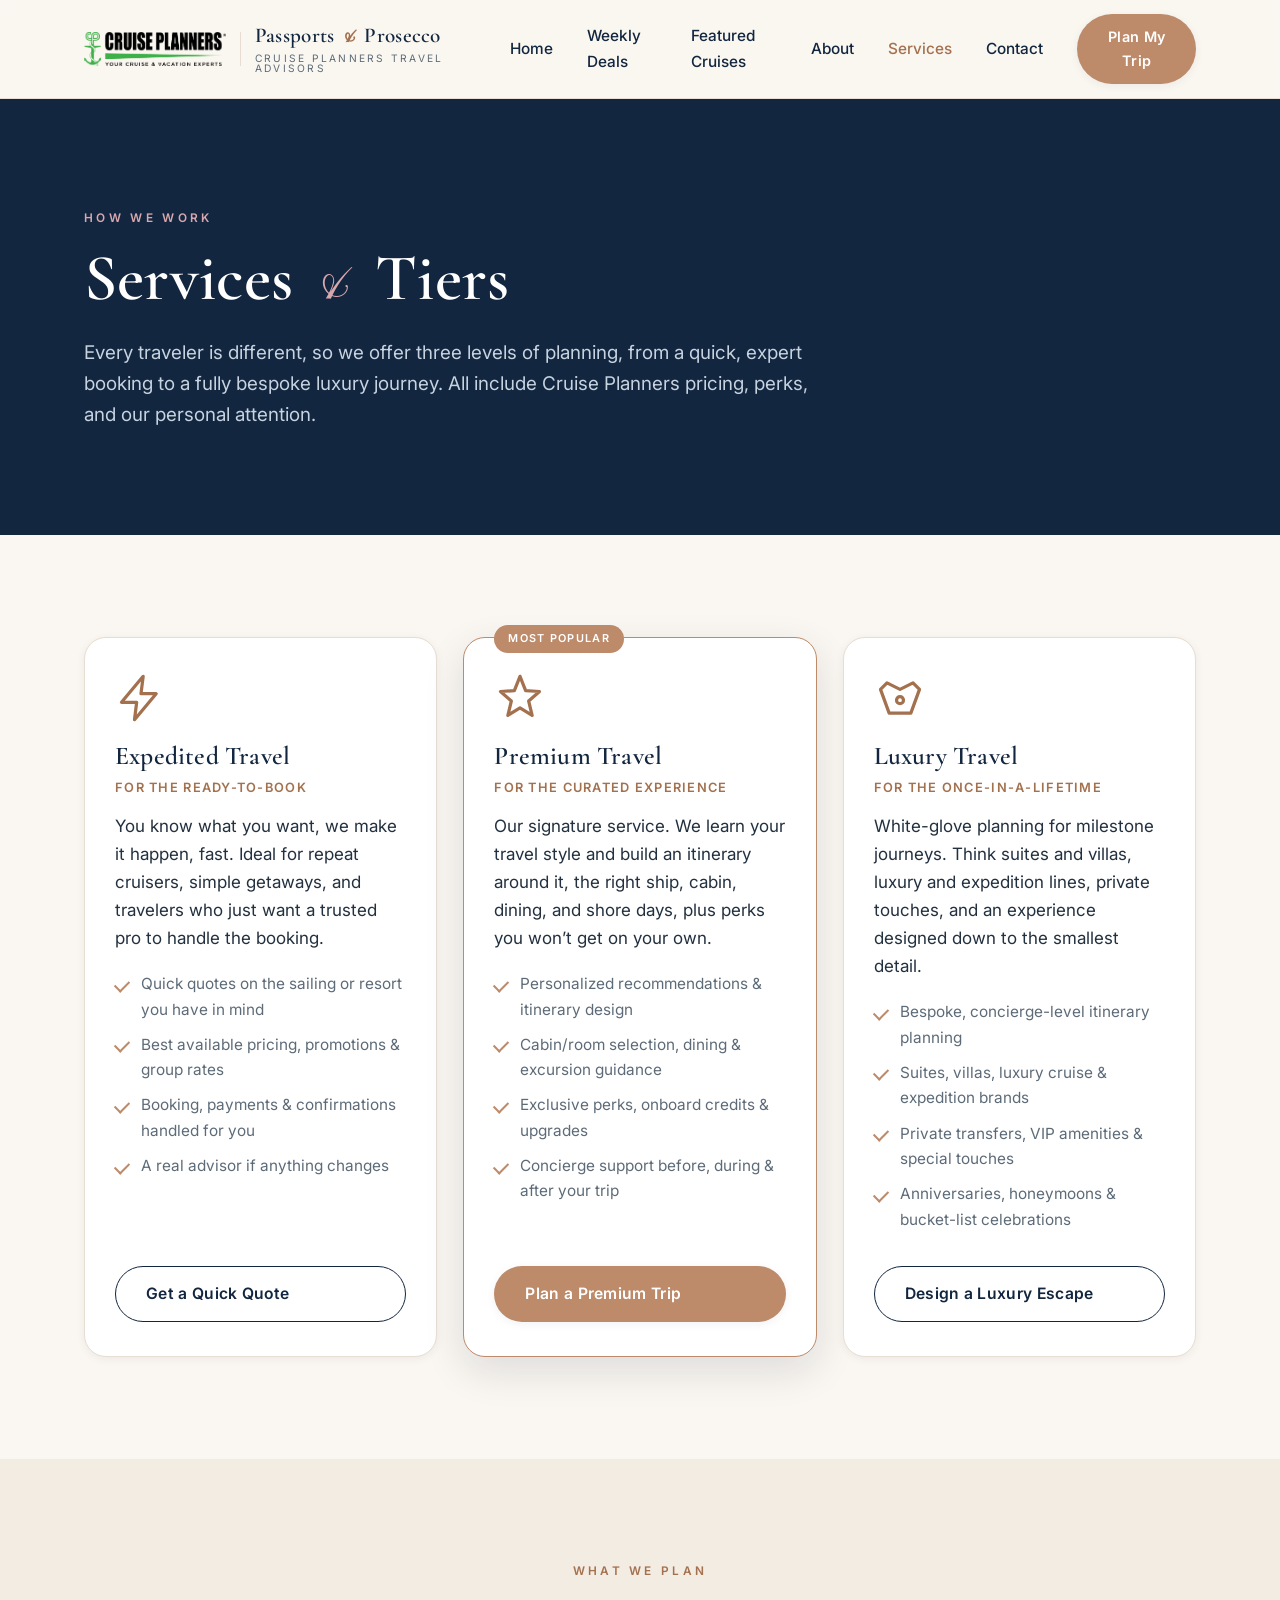
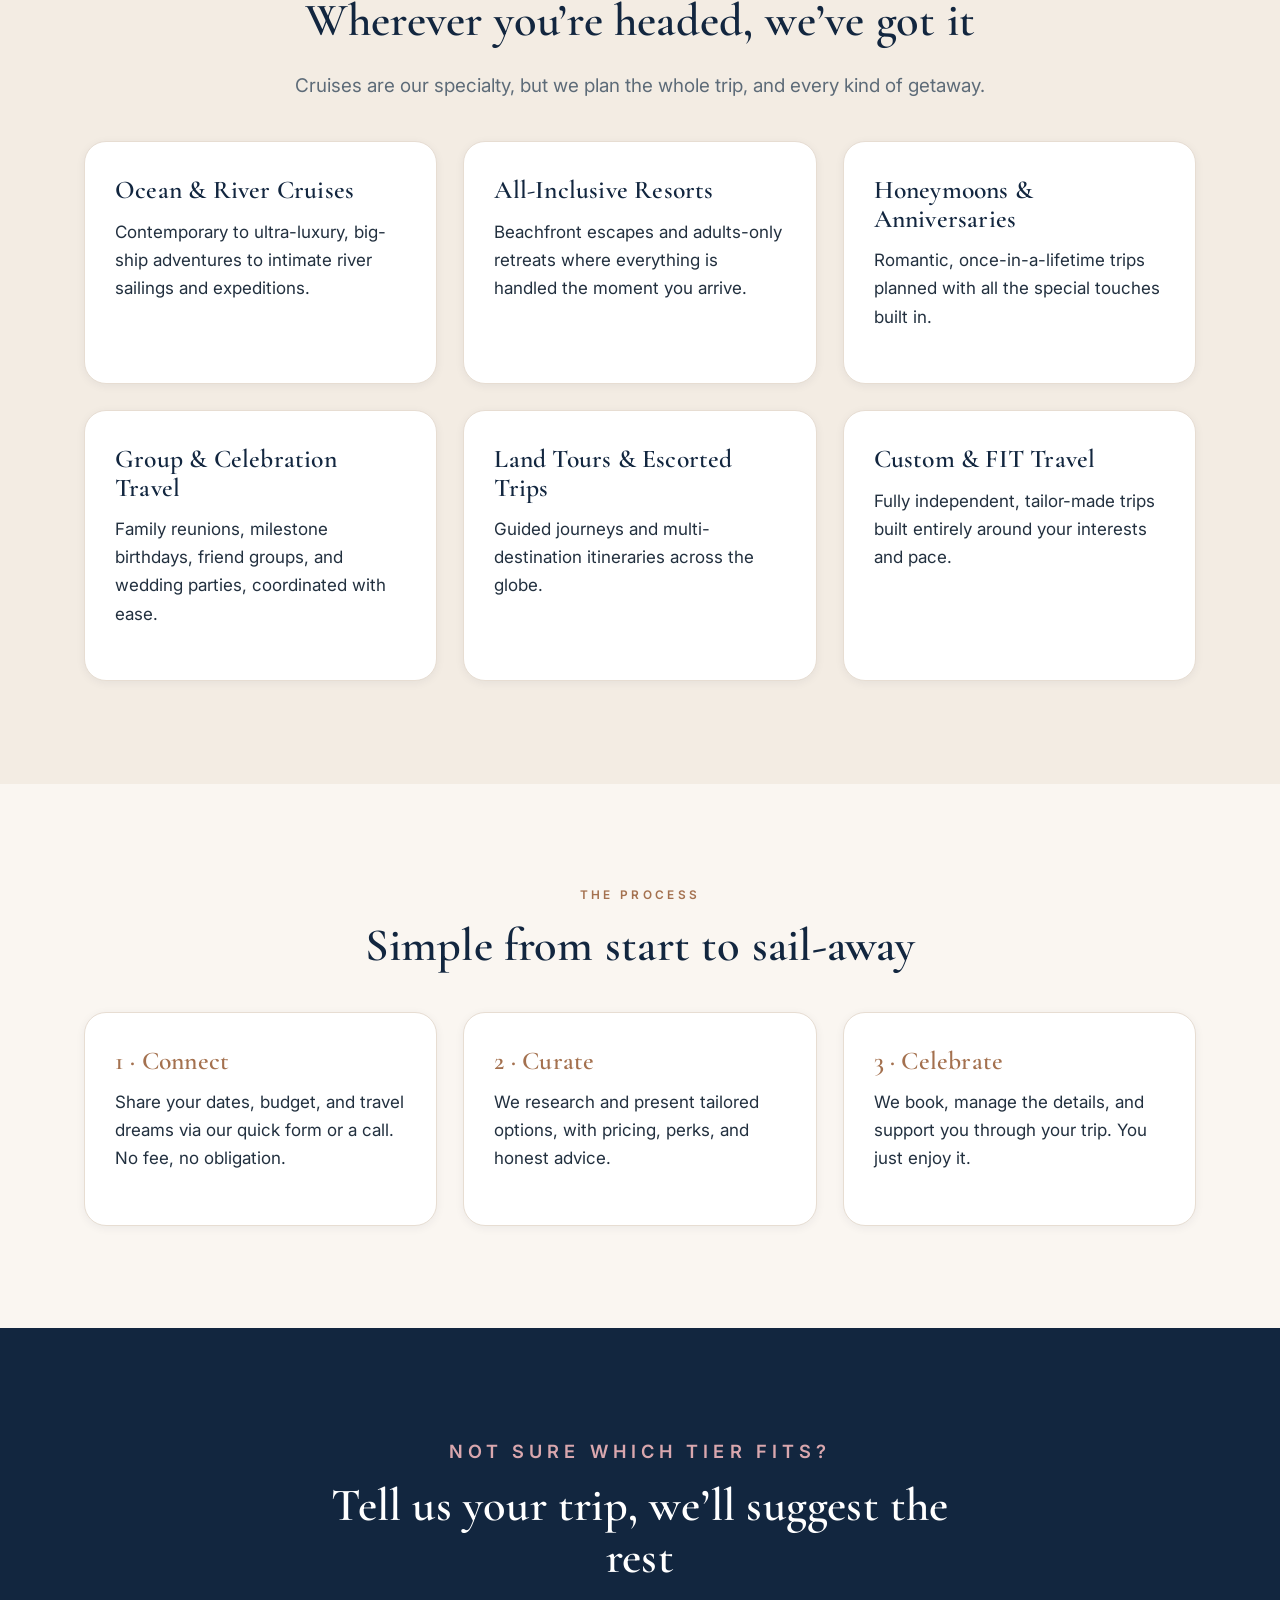
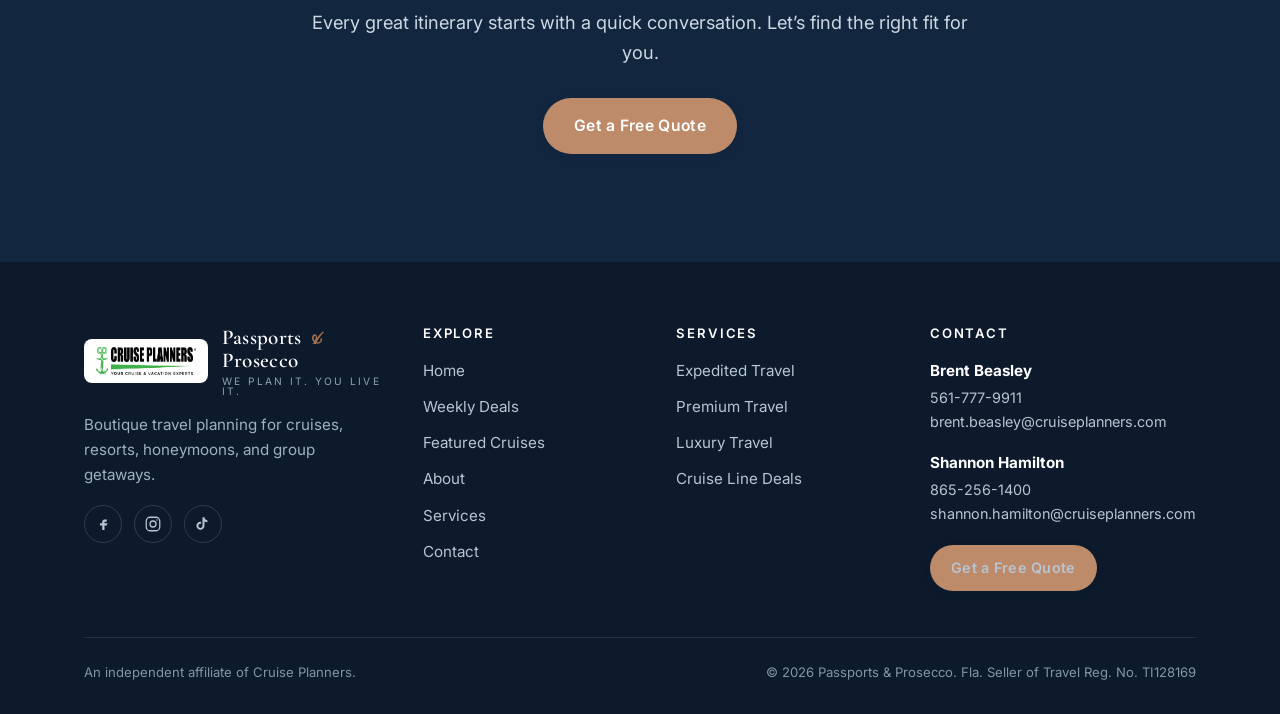
<file: services.html>
<!DOCTYPE html>
<html lang="en">
<head>
  <meta charset="UTF-8" />
  <meta name="viewport" content="width=device-width, initial-scale=1.0" />
  <title>Services: Expedited, Premium &amp; Luxury Travel | Passports &amp; Prosecco</title>
  <meta name="description" content="Expedited, Premium, and Luxury travel planning from Passports & Prosecco. Cruises, resorts, group travel, honeymoons, and celebrations, tailored to you." />
  <link rel="canonical" href="https://www.passports-and-prosecco.com/services" />
  <meta property="og:type" content="website" />
  <meta property="og:site_name" content="Passports & Prosecco" />
  <meta property="og:title" content="Services: Expedited, Premium & Luxury Travel" />
  <meta property="og:description" content="Three tiers of planning, plus cruises, resorts, group travel, honeymoons, and celebrations." />
  <meta property="og:image" content="https://www.passports-and-prosecco.com/assets/images/hero-banner.jpg" />
  <meta property="og:url" content="https://www.passports-and-prosecco.com/services" />
  <meta name="twitter:card" content="summary_large_image" />
  <meta name="theme-color" content="#12263f" />
  <link rel="icon" href="assets/images/favicon.svg" type="image/svg+xml" />
  <link rel="preconnect" href="https://fonts.googleapis.com" />
  <link rel="preconnect" href="https://fonts.gstatic.com" crossorigin />
  <link href="https://fonts.googleapis.com/css2?family=Cormorant+Garamond:ital,wght@0,500;0,600;1,500&family=Inter:wght@400;500;600;700&family=Pinyon+Script&display=swap" rel="stylesheet" />
  <link rel="stylesheet" href="assets/css/styles.css?v=14" />
</head>
<body>
<a class="skip-link" href="#main">Skip to content</a>

<header class="site-header">
  <div class="site-header__inner">
    <a class="brand-lockup" href="index.html" aria-label="Passports and Prosecco, home">
      <img class="cp-logo" src="assets/images/cruise-planners-logo.png?v=14" alt="Cruise Planners, Your Cruise and Vacation Experts" />
      <span class="brand-lockup__name">
        <span class="primary">Passports <span class="amp">&amp;</span> Prosecco</span>
        <span class="sub">Cruise Planners Travel Advisors</span>
      </span>
    </a>
    <nav class="nav" id="primary-nav" aria-label="Primary">
      <a href="index.html">Home</a>
      <a href="deals.html">Weekly Deals</a>
      <a href="featured.html">Featured Cruises</a>
      <a href="about.html">About</a>
      <a href="services.html">Services</a>
      <a href="contact.html">Contact</a>
    </nav>
    <div class="header-cta">
      <a class="btn btn--primary btn--sm" data-cfg-href="booking" href="contact.html">Plan My Trip</a>
      <button class="nav-toggle" type="button" aria-label="Toggle menu" aria-expanded="false" aria-controls="primary-nav">
        <svg viewBox="0 0 24 24" fill="none" stroke="currentColor" stroke-width="2" aria-hidden="true"><path d="M3 6h18M3 12h18M3 18h18" stroke-linecap="round"/></svg>
      </button>
    </div>
  </div>
</header>

<main id="main">
<section class="page-hero">
  <div class="container">
    <p class="eyebrow" style="color:var(--rose)">How we work</p>
    <h1>Services <span class="script">&amp;</span> Tiers</h1>
    <p class="lead">Every traveler is different, so we offer three levels of planning, from a quick, expert booking to a fully bespoke luxury journey. All include Cruise Planners pricing, perks, and our personal attention.</p>
  </div>
</section>

<!-- Tiers -->
<section class="section">
  <div class="container grid grid--3">
    <article class="card tier reveal">
      <div class="tier__icon" aria-hidden="true"><svg viewBox="0 0 24 24" fill="none" stroke="currentColor" stroke-width="1.5"><path d="M13 2 3 14h7l-1 8 10-12h-7l1-8Z" stroke-linejoin="round"/></svg></div>
      <h3>Expedited Travel</h3>
      <p class="tier__for">For the ready-to-book</p>
      <p>You know what you want, we make it happen, fast. Ideal for repeat cruisers, simple getaways, and travelers who just want a trusted pro to handle the booking.</p>
      <ul>
        <li>Quick quotes on the sailing or resort you have in mind</li>
        <li>Best available pricing, promotions &amp; group rates</li>
        <li>Booking, payments &amp; confirmations handled for you</li>
        <li>A real advisor if anything changes</li>
      </ul>
      <a class="btn btn--outline" data-cfg-href="booking" href="contact.html">Get a Quick Quote</a>
    </article>

    <article class="card tier tier--featured reveal">
      <span class="tier__tag">Most popular</span>
      <div class="tier__icon" aria-hidden="true"><svg viewBox="0 0 24 24" fill="none" stroke="currentColor" stroke-width="1.5"><path d="M12 2l2.6 6.6L21 9l-5 4.4L17.6 20 12 16.6 6.4 20 8 13.4 3 9l6.4-.4L12 2Z" stroke-linejoin="round"/></svg></div>
      <h3>Premium Travel</h3>
      <p class="tier__for">For the curated experience</p>
      <p>Our signature service. We learn your travel style and build an itinerary around it, the right ship, cabin, dining, and shore days, plus perks you won’t get on your own.</p>
      <ul>
        <li>Personalized recommendations &amp; itinerary design</li>
        <li>Cabin/room selection, dining &amp; excursion guidance</li>
        <li>Exclusive perks, onboard credits &amp; upgrades</li>
        <li>Concierge support before, during &amp; after your trip</li>
      </ul>
      <a class="btn btn--primary" data-cfg-href="booking" href="contact.html">Plan a Premium Trip</a>
    </article>

    <article class="card tier reveal">
      <div class="tier__icon" aria-hidden="true"><svg viewBox="0 0 24 24" fill="none" stroke="currentColor" stroke-width="1.5"><path d="M3 8l3-3 6 3 6-3 3 3-4 11H7L3 8Z" stroke-linejoin="round"/><circle cx="12" cy="13" r="1.6"/></svg></div>
      <h3>Luxury Travel</h3>
      <p class="tier__for">For the once-in-a-lifetime</p>
      <p>White-glove planning for milestone journeys. Think suites and villas, luxury and expedition lines, private touches, and an experience designed down to the smallest detail.</p>
      <ul>
        <li>Bespoke, concierge-level itinerary planning</li>
        <li>Suites, villas, luxury cruise &amp; expedition brands</li>
        <li>Private transfers, VIP amenities &amp; special touches</li>
        <li>Anniversaries, honeymoons &amp; bucket-list celebrations</li>
      </ul>
      <a class="btn btn--outline" data-cfg-href="booking" href="contact.html">Design a Luxury Escape</a>
    </article>
  </div>
</section>

<!-- Types of travel -->
<section class="section section--tint">
  <div class="container center" style="margin-bottom:40px">
    <p class="eyebrow">What we plan</p>
    <h2>Wherever you’re headed, we’ve got it</h2>
    <p class="lead">Cruises are our specialty, but we plan the whole trip, and every kind of getaway.</p>
  </div>
  <div class="container grid grid--3">
    <div class="card reveal"><h3>Ocean &amp; River Cruises</h3><p>Contemporary to ultra-luxury, big-ship adventures to intimate river sailings and expeditions.</p></div>
    <div class="card reveal"><h3>All-Inclusive Resorts</h3><p>Beachfront escapes and adults-only retreats where everything is handled the moment you arrive.</p></div>
    <div class="card reveal"><h3>Honeymoons &amp; Anniversaries</h3><p>Romantic, once-in-a-lifetime trips planned with all the special touches built in.</p></div>
    <div class="card reveal"><h3>Group &amp; Celebration Travel</h3><p>Family reunions, milestone birthdays, friend groups, and wedding parties, coordinated with ease.</p></div>
    <div class="card reveal"><h3>Land Tours &amp; Escorted Trips</h3><p>Guided journeys and multi-destination itineraries across the globe.</p></div>
    <div class="card reveal"><h3>Custom &amp; FIT Travel</h3><p>Fully independent, tailor-made trips built entirely around your interests and pace.</p></div>
  </div>
</section>

<!-- How it works -->
<section class="section">
  <div class="container center" style="margin-bottom:40px">
    <p class="eyebrow">The process</p>
    <h2>Simple from start to sail-away</h2>
  </div>
  <div class="container grid grid--3">
    <div class="card reveal"><h3 style="color:var(--rose-gold-deep)">1 · Connect</h3><p>Share your dates, budget, and travel dreams via our quick form or a call. No fee, no obligation.</p></div>
    <div class="card reveal"><h3 style="color:var(--rose-gold-deep)">2 · Curate</h3><p>We research and present tailored options, with pricing, perks, and honest advice.</p></div>
    <div class="card reveal"><h3 style="color:var(--rose-gold-deep)">3 · Celebrate</h3><p>We book, manage the details, and support you through your trip. You just enjoy it.</p></div>
  </div>
</section>

<section class="section--navy cta-band">
  <div class="cta-band__inner">
    <p class="eyebrow">Not sure which tier fits?</p>
    <h2>Tell us your trip, we’ll suggest the rest</h2>
    <p>Every great itinerary starts with a quick conversation. Let’s find the right fit for you.</p>
    <a class="btn btn--primary" data-cfg-href="booking" href="contact.html">Get a Free Quote</a>
  </div>
</section>
</main>

<footer class="site-footer">
  <div class="container">
    <div class="footer-grid">
      <div class="footer-brand">
        <div class="brand-lockup">
          <span class="cp-logo-chip"><img class="cp-logo" src="assets/images/cruise-planners-logo.png?v=14" alt="Cruise Planners" /></span>
          <span class="brand-lockup__name">
            <span class="primary">Passports <span class="amp">&amp;</span> Prosecco</span>
            <span class="sub">We plan it. You live it.</span>
          </span>
        </div>
        <p>Boutique travel planning for cruises, resorts, honeymoons, and group getaways.</p>
        <div class="footer-social">
          <a data-social="facebook" href="#" aria-label="Facebook"><svg viewBox="0 0 24 24" fill="currentColor" aria-hidden="true"><path d="M14 9h3V6h-3c-2 0-3 1.3-3 3v2H8v3h3v6h3v-6h3l1-3h-4V9.3c0-.2.2-.3.5-.3H14Z"/></svg></a>
          <a data-social="instagram" href="#" aria-label="Instagram"><svg viewBox="0 0 24 24" fill="none" stroke="currentColor" stroke-width="1.7" aria-hidden="true"><rect x="3" y="3" width="18" height="18" rx="5"/><circle cx="12" cy="12" r="4"/><circle cx="17.3" cy="6.7" r="1" fill="currentColor" stroke="none"/></svg></a>
          <a data-social="tiktok" href="#" aria-label="TikTok"><svg viewBox="0 0 24 24" fill="currentColor" aria-hidden="true"><path d="M14 3c.3 2.2 1.7 3.8 3.9 4v2.6c-1.4 0-2.7-.4-3.9-1.1v5.9c0 3-2.4 5.4-5.4 5.4S3.2 17.4 3.2 14.4 5.6 9 8.6 9c.3 0 .6 0 .9.1v2.7c-.3-.1-.6-.2-.9-.2-1.5 0-2.7 1.2-2.7 2.8s1.2 2.8 2.7 2.8 2.7-1.2 2.7-2.8V3H14Z"/></svg></a>
        </div>
      </div>
      <div>
        <h4>Explore</h4>
        <ul class="footer-links">
          <li><a href="index.html">Home</a></li>
          <li><a href="deals.html">Weekly Deals</a></li>
          <li><a href="featured.html">Featured Cruises</a></li>
          <li><a href="about.html">About</a></li>
          <li><a href="services.html">Services</a></li>
          <li><a href="contact.html">Contact</a></li>
        </ul>
      </div>
      <div>
        <h4>Services</h4>
        <ul class="footer-links">
          <li><a href="services.html">Expedited Travel</a></li>
          <li><a href="services.html">Premium Travel</a></li>
          <li><a href="services.html">Luxury Travel</a></li>
          <li><a href="deals.html">Cruise Line Deals</a></li>
        </ul>
      </div>
      <div>
        <h4>Contact</h4>
        <div class="footer-advisors" data-advisors></div>
        <a class="btn btn--primary btn--sm" data-cfg-href="booking" href="contact.html" style="margin-top:14px">Get a Free Quote</a>
      </div>
    </div>
    <div class="footer-disclosure">
      <p data-cfg="affiliation">An independent affiliate of Cruise Planners.</p>
      <p>© <span data-year>2026</span> Passports &amp; Prosecco. <span data-cfg="floridaSeller"></span></p>
    </div>
  </div>
</footer>

<script src="assets/js/config.js?v=14"></script>
<script src="assets/js/main.js?v=14"></script>
</body>
</html>
</file>
<file: assets/css/styles.css>
/* =====================================================================
   Passports & Prosecco: Global Stylesheet
   Palette: Navy + soft rose / rose-gold on warm ivory
   Type: Cormorant Garamond (headlines), Pinyon Script (accent),
         Inter (body)
   ===================================================================== */

:root {
  /* Brand palette */
  --navy: #12263f;
  --navy-deep: #0c1a2c;
  --navy-soft: #1d3a5c;
  --rose: #d9a7ae;
  --rose-soft: #f3dfe1;
  --rose-gold: #bd8a6a;
  --rose-gold-deep: #a4714f;
  --ivory: #faf6f1;
  --ivory-warm: #f3ece3;
  --cream-card: #ffffff;
  --ink: #22303f;
  --muted: #5d6b78;
  --line: #e7ddd2;
  --success: #2f6f52;
  --danger: #9a3b3b;

  /* Type */
  --serif: "Cormorant Garamond", Georgia, "Times New Roman", serif;
  --script: "Pinyon Script", "Cormorant Garamond", cursive;
  --sans: "Inter", -apple-system, BlinkMacSystemFont, "Segoe UI", Roboto, sans-serif;

  /* Layout */
  --maxw: 1160px;
  --radius: 14px;
  --radius-lg: 22px;
  --shadow-sm: 0 2px 10px rgba(18, 38, 63, 0.06);
  --shadow-md: 0 14px 40px rgba(18, 38, 63, 0.12);
  --shadow-lg: 0 24px 70px rgba(18, 38, 63, 0.18);
  --ease: cubic-bezier(0.22, 1, 0.36, 1);
}

/* ---------- Reset / base ---------- */
* { box-sizing: border-box; }
html { scroll-behavior: smooth; -webkit-text-size-adjust: 100%; }
body {
  margin: 0;
  font-family: var(--sans);
  color: var(--ink);
  background: var(--ivory);
  line-height: 1.65;
  font-size: 17px;
  -webkit-font-smoothing: antialiased;
}
img { max-width: 100%; display: block; }
a { color: var(--rose-gold-deep); text-decoration: none; transition: color .2s var(--ease); }
a:hover { color: var(--navy); }

h1, h2, h3, h4 {
  font-family: var(--serif);
  color: var(--navy);
  font-weight: 600;
  line-height: 1.12;
  margin: 0 0 .5em;
  letter-spacing: .2px;
}
h1 { font-size: clamp(2.4rem, 6vw, 4.1rem); }
h2 { font-size: clamp(1.9rem, 4vw, 2.9rem); }
h3 { font-size: clamp(1.3rem, 2.4vw, 1.6rem); }
p { margin: 0 0 1.1em; }

.container { width: 100%; max-width: var(--maxw); margin: 0 auto; padding: 0 24px; }
.section { padding: clamp(56px, 8vw, 104px) 0; }
.section--tint { background: var(--ivory-warm); }
.section--navy { background: var(--navy); color: #eaf0f6; }
.section--navy h1, .section--navy h2, .section--navy h3 { color: #fff; }

.eyebrow {
  font-family: var(--sans);
  text-transform: uppercase;
  letter-spacing: .28em;
  font-size: .74rem;
  font-weight: 600;
  color: var(--rose-gold-deep);
  margin: 0 0 14px;
}
.section--navy .eyebrow { color: var(--rose); }
.lead { font-size: 1.18rem; color: var(--muted); max-width: 62ch; }
.section--navy .lead { color: #c7d3e0; }
.center { text-align: center; }
.center .lead { margin-left: auto; margin-right: auto; }

/* Script accent used for "& Prosecco" style flourishes */
.script { font-family: var(--script); font-weight: 400; }

/* ---------- Buttons ---------- */
.btn {
  display: inline-flex;
  align-items: center;
  gap: .5em;
  font-family: var(--sans);
  font-weight: 600;
  font-size: .98rem;
  letter-spacing: .02em;
  padding: 14px 30px;
  border-radius: 999px;
  border: 1.5px solid transparent;
  cursor: pointer;
  transition: transform .25s var(--ease), box-shadow .25s var(--ease), background .25s var(--ease), color .25s var(--ease);
  text-align: center;
}
.btn:hover { transform: translateY(-2px); }
.btn--primary { background: var(--rose-gold); color: #fff; box-shadow: var(--shadow-sm); }
.btn--primary:hover { background: var(--rose-gold-deep); color: #fff; box-shadow: var(--shadow-md); }
.btn--navy { background: var(--navy); color: #fff; }
.btn--navy:hover { background: var(--navy-deep); color: #fff; }
.btn--ghost { background: transparent; border-color: rgba(255,255,255,.6); color: #fff; }
.btn--ghost:hover { background: rgba(255,255,255,.12); color: #fff; }
.btn--outline { background: transparent; border-color: var(--navy); color: var(--navy); }
.btn--outline:hover { background: var(--navy); color: #fff; }
.btn--sm { padding: 10px 20px; font-size: .9rem; }

/* ---------- Header ---------- */
.site-header {
  position: sticky; top: 0; z-index: 50;
  background: rgba(250, 246, 241, 0.88);
  backdrop-filter: saturate(150%) blur(12px);
  border-bottom: 1px solid var(--line);
}
.site-header__inner {
  display: flex; align-items: center; justify-content: space-between;
  gap: 20px; padding: 14px 24px; max-width: var(--maxw); margin: 0 auto;
}
.brand-lockup { display: flex; align-items: center; gap: 14px; }
.brand-lockup__logo {
  display: grid; place-items: center;
  min-width: 74px; height: 44px; padding: 0 10px;
  border: 1px dashed var(--rose-gold); border-radius: 8px;
  font-size: .58rem; letter-spacing: .08em; text-transform: uppercase;
  color: var(--rose-gold-deep); text-align: center; line-height: 1.1;
  background: #fff;
}
/* Cruise Planners logo */
.cp-logo { height: 34px; width: auto; display: block; }
.cp-logo--lg { height: 46px; margin-bottom: 14px; }
.brand-lockup { padding-right: 2px; }
.brand-lockup .cp-logo { border-right: 1px solid var(--line); padding-right: 14px; }
.cp-logo-chip { display: inline-block; background: #fff; border-radius: 8px; padding: 8px 12px; line-height: 0; }
.site-footer .cp-logo { height: 28px; }
.footer-brand .brand-lockup .cp-logo { border-right: 0; padding-right: 0; }
.brand-lockup__name { display: flex; flex-direction: column; line-height: 1; }
.brand-lockup__name .primary {
  font-family: var(--serif); font-size: 1.32rem; font-weight: 600; color: var(--navy);
  letter-spacing: .3px;
}
.brand-lockup__name .primary .amp { font-family: var(--script); font-size: 1.5rem; color: var(--rose-gold-deep); }
.brand-lockup__name .sub { font-size: .64rem; letter-spacing: .22em; text-transform: uppercase; color: var(--muted); margin-top: 5px; }

.nav { display: flex; align-items: center; gap: 6px; }
.nav a {
  font-weight: 500; color: var(--navy); padding: 8px 14px; border-radius: 8px;
  font-size: .96rem;
}
.nav a:hover { background: var(--ivory-warm); color: var(--navy); }
.nav a.is-active { color: var(--rose-gold-deep); }
.header-cta { display: flex; align-items: center; gap: 16px; }
.header-phone { font-weight: 600; color: var(--navy); font-size: .92rem; white-space: nowrap; }
.header-phone span { display: block; font-size: .66rem; letter-spacing: .16em; text-transform: uppercase; color: var(--muted); font-weight: 500; }

.nav-toggle {
  display: none; background: none; border: none; cursor: pointer; padding: 8px;
  color: var(--navy);
}
.nav-toggle svg { width: 26px; height: 26px; }

/* ---------- Hero (brand banner image) ---------- */
.hero-banner { background: var(--navy-deep); line-height: 0; }
.hero-banner__img { width: 100%; height: auto; display: block; }

.hero-intro { background: var(--ivory); text-align: center; padding: clamp(34px, 5vw, 54px) 0 clamp(30px, 4vw, 44px); }
.hero-intro__inner { max-width: 780px; }
.hero__kicker {
  display: inline-block; text-transform: uppercase; letter-spacing: .3em; font-size: .74rem;
  font-weight: 600; color: var(--rose-gold-deep); margin-bottom: 16px;
}
.hero-intro__tagline { font-family: var(--serif); font-size: clamp(1.7rem, 4vw, 2.6rem); color: var(--navy); margin: 0 0 14px; }
.hero-intro__tagline .script { color: var(--rose-gold-deep); font-size: 1.25em; }
.hero-intro__sub { font-size: 1.12rem; color: var(--muted); max-width: 60ch; margin: 0 auto 28px; }
.hero__actions { display: flex; flex-wrap: wrap; gap: 14px; justify-content: center; }

/* ---------- Trust bar ---------- */
.trustbar { background: var(--navy-deep); color: #cdd8e4; }
.trustbar__grid {
  display: grid; grid-template-columns: repeat(3, 1fr); gap: 20px;
  max-width: var(--maxw); margin: 0 auto; padding: 30px 24px; text-align: center;
}
.trustbar__stat .num { font-family: var(--serif); font-size: 2rem; color: #fff; line-height: 1; }
.trustbar__stat .label { font-size: .78rem; letter-spacing: .12em; text-transform: uppercase; color: var(--rose); margin-top: 8px; }

/* ---------- Generic grids ---------- */
.grid { display: grid; gap: 26px; }
.grid--3 { grid-template-columns: repeat(3, 1fr); }
.grid--2 { grid-template-columns: repeat(2, 1fr); }

/* ---------- Cards ---------- */
.card {
  background: var(--cream-card); border: 1px solid var(--line); border-radius: var(--radius-lg);
  padding: 34px 30px; box-shadow: var(--shadow-sm); transition: transform .3s var(--ease), box-shadow .3s var(--ease);
}
.card:hover { transform: translateY(-4px); box-shadow: var(--shadow-md); }

/* ---------- Service tiers ---------- */
.tier { position: relative; display: flex; flex-direction: column; }
.tier__icon { width: 52px; height: 52px; margin-bottom: 18px; color: var(--rose-gold-deep); }
.tier__icon svg { width: 100%; height: 100%; }
.tier h3 { margin-bottom: 6px; }
.tier__for { font-size: .8rem; letter-spacing: .1em; text-transform: uppercase; color: var(--rose-gold-deep); margin-bottom: 14px; font-weight: 600; }
.tier ul { list-style: none; padding: 0; margin: 0 0 24px; }
.tier li { position: relative; padding-left: 26px; margin-bottom: 10px; color: var(--muted); font-size: .96rem; }
.tier li::before {
  content: ""; position: absolute; left: 0; top: .55em; width: 12px; height: 7px;
  border-left: 2px solid var(--rose-gold); border-bottom: 2px solid var(--rose-gold);
  transform: rotate(-45deg);
}
.tier--featured { border-color: var(--rose-gold); box-shadow: var(--shadow-md); }
.tier__tag {
  position: absolute; top: -13px; left: 30px; background: var(--rose-gold); color: #fff;
  font-size: .68rem; letter-spacing: .12em; text-transform: uppercase; font-weight: 600;
  padding: 5px 14px; border-radius: 999px;
}
.tier .btn { margin-top: auto; }

/* ---------- Split / intro ---------- */
.split { display: grid; grid-template-columns: 1fr 1fr; gap: clamp(30px, 5vw, 64px); align-items: center; }
.media-placeholder {
  border-radius: var(--radius-lg); border: 1px dashed var(--rose-gold);
  background: linear-gradient(135deg, var(--ivory-warm), #fff);
  display: grid; place-items: center; min-height: 340px; color: var(--rose-gold-deep);
  text-align: center; font-size: .8rem; letter-spacing: .12em; text-transform: uppercase; padding: 20px;
}
.media-placeholder small { display: block; margin-top: 6px; opacity: .7; letter-spacing: normal; text-transform: none; font-size: .85rem; }

/* ---------- Deals ---------- */
.deal-controls { display: flex; flex-wrap: wrap; gap: 10px; align-items: center; margin-bottom: 8px; }
.chip {
  font-family: var(--sans); font-size: .9rem; font-weight: 500; padding: 9px 18px; border-radius: 999px;
  border: 1px solid var(--line); background: #fff; color: var(--navy); cursor: pointer;
  transition: all .2s var(--ease);
}
.chip:hover { border-color: var(--rose-gold); }
.chip.is-active { background: var(--navy); color: #fff; border-color: var(--navy); }
.deal-controls__spacer { flex: 1; }
.deal-sort { display: flex; align-items: center; gap: 8px; font-size: .88rem; color: var(--muted); }
.deal-sort select { font-family: var(--sans); padding: 8px 12px; border-radius: 8px; border: 1px solid var(--line); background: #fff; color: var(--navy); }

.brand-block { margin-top: 46px; }
.brand-block__head { display: flex; align-items: center; gap: 16px; margin-bottom: 22px; padding-bottom: 14px; border-bottom: 1px solid var(--line); }
.brand-logo {
  min-width: 90px; height: 52px; border: 1px dashed var(--rose-gold); border-radius: 8px; background: #fff;
  display: grid; place-items: center; font-size: .56rem; letter-spacing: .06em; text-transform: uppercase;
  color: var(--rose-gold-deep); text-align: center; padding: 4px 8px; line-height: 1.1;
}
.brand-logo-img { height: 52px; width: auto; max-width: 180px; object-fit: contain; display: block; }
.brand-block__head h3 { margin: 0; }
/* Styled text wordmark shown until a real logo image is dropped in */
.brand-wordmark { margin: 0; font-family: var(--serif); font-size: clamp(1.3rem, 2.4vw, 1.7rem); font-weight: 600; color: var(--navy); letter-spacing: .015em; line-height: 1.12; }
.brand-wordmark.has-logo { line-height: 0; }
.brand-block__count { margin-left: auto; font-size: .82rem; color: var(--muted); }

.deals-grid { display: grid; grid-template-columns: repeat(auto-fill, minmax(320px, 1fr)); gap: 24px; }
.deal-card {
  background: var(--cream-card); border: 1px solid var(--line); border-radius: var(--radius);
  padding: 26px 24px 24px; box-shadow: var(--shadow-sm); display: flex; flex-direction: column;
  position: relative; transition: transform .3s var(--ease), box-shadow .3s var(--ease);
}
.deal-card:hover { transform: translateY(-4px); box-shadow: var(--shadow-md); }
.deal-card.is-expired { opacity: .72; }
.deal-card__brand { font-size: .72rem; font-weight: 700; letter-spacing: .12em; text-transform: uppercase; color: var(--rose-gold-deep); margin: 0 0 10px; }
/* Featured cruise cards with a photo header */
.deal-card--photo { padding: 0; overflow: hidden; }
.deal-card__photo { position: relative; aspect-ratio: 16 / 10; background: var(--ivory-warm); }
.deal-card__photo img { width: 100%; height: 100%; object-fit: cover; display: block; }
.deal-card__photo .badge { position: absolute; left: 14px; bottom: 12px; box-shadow: 0 2px 8px rgba(18,38,63,.28); }
.deal-card--photo .deal-card__body { padding: 20px 24px 24px; display: flex; flex-direction: column; flex: 1; }
.deal-card--photo h4 { margin-top: 0; }
.deal-card__badges { display: flex; flex-wrap: wrap; gap: 8px; margin-bottom: 14px; }
.badge {
  font-size: .68rem; font-weight: 600; letter-spacing: .08em; text-transform: uppercase;
  padding: 5px 11px; border-radius: 999px;
}
.badge--exclusive { background: var(--navy); color: #fff; }
.badge--signature { background: var(--rose-gold); color: #fff; }
.badge--expired { background: #f3e3e3; color: var(--danger); }
.badge--live { background: var(--rose-soft); color: var(--rose-gold-deep); }
.deal-card h4 { font-family: var(--serif); font-size: 1.32rem; color: var(--navy); margin: 0 0 8px; line-height: 1.2; }
.deal-card__desc { color: var(--muted); font-size: .95rem; margin-bottom: 16px; }
.deal-card__meta { display: flex; flex-direction: column; gap: 12px; margin-bottom: 18px; font-size: .9rem; }
.deal-card__meta .row { display: flex; flex-direction: column; gap: 3px; }
.deal-card__meta .k { color: var(--rose-gold-deep); font-size: .7rem; letter-spacing: .1em; text-transform: uppercase; font-weight: 600; }
.deal-card__meta .v { color: var(--navy); font-weight: 500; line-height: 1.4; }
.deal-card__price { font-family: var(--serif); font-size: 1.5rem; color: var(--navy); }
.deal-card__discount { color: var(--rose-gold-deep); font-weight: 600; font-size: .92rem; }
.deal-card__foot { margin-top: auto; display: flex; align-items: center; justify-content: space-between; gap: 12px; padding-top: 6px; }
.deal-card__valid { font-size: .8rem; color: var(--muted); }
.deal-card__valid.is-expired { color: var(--danger); font-weight: 600; }

/* Sailings (Widgety) controls + ship banner */
.sail-controls { display: flex; flex-wrap: wrap; gap: 14px; align-items: center; margin-bottom: 8px; }
.sail-tabs { display: flex; flex-wrap: wrap; gap: 10px; }
.sail-controls .deal-sort { margin-left: auto; }
/* Mode toggle */
.sail-modes { display: flex; gap: 10px; margin-bottom: 20px; }
/* Quick Cruise Search form */
.cruise-search { background: var(--navy); border-radius: var(--radius-lg); padding: 26px clamp(18px, 3vw, 30px); box-shadow: var(--shadow-md); }
.cruise-search__grid { display: grid; grid-template-columns: repeat(4, 1fr); gap: 16px; }
.cruise-search__field { display: flex; flex-direction: column; gap: 7px; }
.cruise-search__field span { color: var(--rose); font-size: .74rem; font-weight: 600; letter-spacing: .12em; text-transform: uppercase; }
.cruise-search__field select { font-family: var(--sans); font-size: 1rem; padding: 12px 14px; border-radius: 10px; border: 1px solid rgba(255,255,255,.18); background: #fff; color: var(--ink); cursor: pointer; }
.cruise-search__field select:focus { outline: none; box-shadow: 0 0 0 3px var(--rose-soft); }
.cruise-search__go { margin-top: 20px; width: 100%; justify-content: center; font-size: 1.05rem; padding: 15px; }
.sail-note { font-size: .9rem; color: var(--muted); margin: 18px 0 8px; }
@media (max-width: 760px) { .cruise-search__grid { grid-template-columns: 1fr 1fr; } }
@media (max-width: 460px) { .cruise-search__grid { grid-template-columns: 1fr; } }
.sail-banner { position: relative; border-radius: var(--radius-lg); overflow: hidden; margin: 22px 0 8px; box-shadow: var(--shadow-sm); }
.sail-banner img { width: 100%; height: clamp(150px, 26vw, 300px); object-fit: cover; display: block; }
.sail-banner span { position: absolute; left: 20px; bottom: 16px; color: #fff; font-family: var(--serif); font-size: clamp(1.4rem, 3vw, 2rem); text-shadow: 0 2px 16px rgba(0,0,0,.5); }
.sail-banner::after { content: ""; position: absolute; inset: 0; background: linear-gradient(to top, rgba(12,26,44,.6), rgba(12,26,44,0) 55%); }
.sail-banner span { z-index: 1; }

.deals-empty { text-align: center; padding: 60px 20px; color: var(--muted); }
.deals-updated { font-size: .86rem; color: var(--muted); margin-top: 6px; }

/* ---------- Deal preview (home) ---------- */
.preview-grid { display: grid; grid-template-columns: repeat(3, 1fr); gap: 22px; }

/* ---------- Testimonials ---------- */
.quote-card { background: #fff; border-radius: var(--radius-lg); padding: 34px 30px; border: 1px solid var(--line); box-shadow: var(--shadow-sm); }
.quote-card p { font-family: var(--serif); font-style: italic; font-size: 1.22rem; color: var(--navy); line-height: 1.45; }
.quote-card .who { font-family: var(--sans); font-style: normal; font-weight: 600; font-size: .9rem; color: var(--rose-gold-deep); margin: 0; }
.stars { color: var(--rose-gold); letter-spacing: 2px; margin-bottom: 14px; }

/* ---------- CTA band ---------- */
.cta-band { position: relative; overflow: hidden; text-align: center; }
.cta-band__inner { position: relative; z-index: 2; max-width: 720px; margin: 0 auto; padding: clamp(60px, 9vw, 108px) 24px; }
.cta-band h2 { color: #fff; }
.cta-band p { color: #cdd8e4; font-size: 1.14rem; }
.cta-band .btn { margin-top: 10px; }

/* ---------- Forms ---------- */
.form { display: grid; gap: 18px; }
.form .row2 { display: grid; grid-template-columns: 1fr 1fr; gap: 18px; }
.field { display: flex; flex-direction: column; gap: 7px; }
.field label { font-size: .86rem; font-weight: 600; color: var(--navy); }
.field label .req { color: var(--danger); }
.field input, .field select, .field textarea {
  font-family: var(--sans); font-size: 1rem; padding: 13px 15px; border-radius: 10px;
  border: 1px solid var(--line); background: #fff; color: var(--ink); transition: border-color .2s var(--ease), box-shadow .2s var(--ease);
}
.field input:focus, .field select:focus, .field textarea:focus {
  outline: none; border-color: var(--rose-gold); box-shadow: 0 0 0 3px var(--rose-soft);
}
.field textarea { resize: vertical; min-height: 130px; }
.form__note { font-size: .84rem; color: var(--muted); }
.ghl-form { min-height: 720px; }
.ghl-form iframe { width: 100%; min-height: 720px; border: 0; border-radius: 12px; background: #fff; }
.form-success { background: var(--rose-soft); border: 1px solid var(--rose); color: var(--navy); padding: 16px 18px; border-radius: 10px; display: none; }

/* ---------- Info list (contact) ---------- */
.info-list { list-style: none; padding: 0; margin: 0; display: grid; gap: 20px; }
.info-list li { display: flex; gap: 14px; align-items: flex-start; }
.info-list .ic { color: var(--rose-gold-deep); width: 24px; height: 24px; flex: none; margin-top: 3px; }
.info-list .ic svg { width: 100%; height: 100%; }
.info-list .k { font-size: .76rem; text-transform: uppercase; letter-spacing: .12em; color: var(--muted); }
.info-list .v { font-weight: 600; color: var(--navy); }

/* Advisor contact blocks (contact card + footer) */
.advisors-list { display: grid; gap: 20px; margin: 20px 0 6px; }
.advisor__name { font-weight: 700; color: var(--navy); margin: 0 0 3px; font-size: 1.02rem; }
.advisor__link { display: block; font-size: .95rem; color: var(--rose-gold-deep); }
.advisor__link:hover { color: var(--navy); }
.footer-advisors { display: grid; gap: 16px; margin-bottom: 6px; }
.footer-advisors .advisor__name { color: #fff; font-size: .95rem; }
.footer-advisors .advisor__link { color: #b7c4d2; font-size: .9rem; }
.footer-advisors .advisor__link:hover { color: var(--rose); }

/* ---------- Page header ---------- */
.page-hero { background: var(--navy); color: #fff; padding: clamp(60px, 9vw, 110px) 0 clamp(48px, 7vw, 84px); }
.page-hero h1 { color: #fff; margin-bottom: .25em; }
.page-hero .lead { color: #c7d3e0; }
.page-hero .script { color: var(--rose); }

/* ---------- Footer ---------- */
.site-footer { background: var(--navy-deep); color: #b7c4d2; padding: 64px 0 30px; font-size: .95rem; }
.footer-grid { display: grid; grid-template-columns: 1.4fr 1fr 1fr 1.2fr; gap: 40px; }
.site-footer h4 { color: #fff; font-family: var(--sans); font-size: .82rem; text-transform: uppercase; letter-spacing: .14em; margin-bottom: 18px; }
.site-footer a { color: #b7c4d2; }
.site-footer a:hover { color: var(--rose); }
.footer-links { list-style: none; padding: 0; margin: 0; display: grid; gap: 11px; }
.footer-brand .brand-lockup__name .primary { color: #fff; }
.footer-brand .brand-lockup__name .sub { color: #8fa1b3; }
.footer-brand .brand-lockup__logo { background: transparent; color: var(--rose); border-color: rgba(217,167,174,.5); }
.footer-brand p { color: #9fb0c0; max-width: 34ch; margin-top: 16px; }
.footer-social { display: flex; gap: 12px; margin-top: 18px; }
.footer-social a { width: 38px; height: 38px; border: 1px solid rgba(255,255,255,.15); border-radius: 50%; display: grid; place-items: center; }
.footer-social a:hover { border-color: var(--rose); }
.footer-social svg { width: 18px; height: 18px; }
.footer-disclosure { border-top: 1px solid rgba(255,255,255,.1); margin-top: 46px; padding-top: 24px; font-size: .82rem; color: #8195a6; display: flex; flex-wrap: wrap; gap: 12px; justify-content: space-between; }
.footer-disclosure p { margin: 0; max-width: 70ch; }

/* ---------- Reveal on scroll ---------- */
.reveal { opacity: 0; transform: translateY(22px); transition: opacity .7s var(--ease), transform .7s var(--ease); }
.reveal.is-visible { opacity: 1; transform: none; }

/* ---------- Responsive ---------- */
@media (max-width: 960px) {
  .grid--3, .preview-grid { grid-template-columns: 1fr 1fr; }
  .footer-grid { grid-template-columns: 1fr 1fr; gap: 32px; }
  .trustbar__grid { grid-template-columns: 1fr 1fr; gap: 26px; }
}
@media (max-width: 820px) {
  .nav, .header-phone { display: none; }
  .nav-toggle { display: inline-flex; }
  .site-header.nav-open .nav {
    display: flex; position: absolute; top: 100%; left: 0; right: 0; flex-direction: column;
    background: var(--ivory); border-bottom: 1px solid var(--line); padding: 14px 24px 22px; gap: 4px;
    box-shadow: var(--shadow-md);
  }
  .site-header.nav-open .nav a { padding: 12px 10px; }
  .split, .grid--2, .form .row2 { grid-template-columns: 1fr; }
  .split .media-placeholder { order: -1; }
}
@media (max-width: 620px) {
  .grid--3, .preview-grid { grid-template-columns: 1fr; }
  .footer-grid { grid-template-columns: 1fr; }
  .brand-lockup__name .sub { display: none; }
  .hero__badge { display: none; }
  body { font-size: 16px; }
  .cp-logo { height: 26px; }
  .brand-lockup .cp-logo { padding-right: 10px; }
  .brand-lockup__name .primary { font-size: 1.15rem; }
}

@media (prefers-reduced-motion: reduce) {
  * { scroll-behavior: auto !important; }
  .reveal { opacity: 1 !important; transform: none !important; transition: none; }
  .btn:hover, .card:hover, .deal-card:hover { transform: none; }
}

/* Focus visibility for accessibility */
a:focus-visible, button:focus-visible, input:focus-visible, select:focus-visible, textarea:focus-visible {
  outline: 3px solid var(--rose-gold); outline-offset: 2px; border-radius: 4px;
}
.skip-link {
  position: absolute; left: -999px; top: 8px; background: var(--navy); color: #fff;
  padding: 10px 18px; border-radius: 8px; z-index: 100;
}
.skip-link:focus { left: 12px; color: #fff; }

/* Visually hidden but available to screen readers & SEO */
.sr-only {
  position: absolute; width: 1px; height: 1px; padding: 0; margin: -1px;
  overflow: hidden; clip: rect(0, 0, 0, 0); white-space: nowrap; border: 0;
}
</file>
